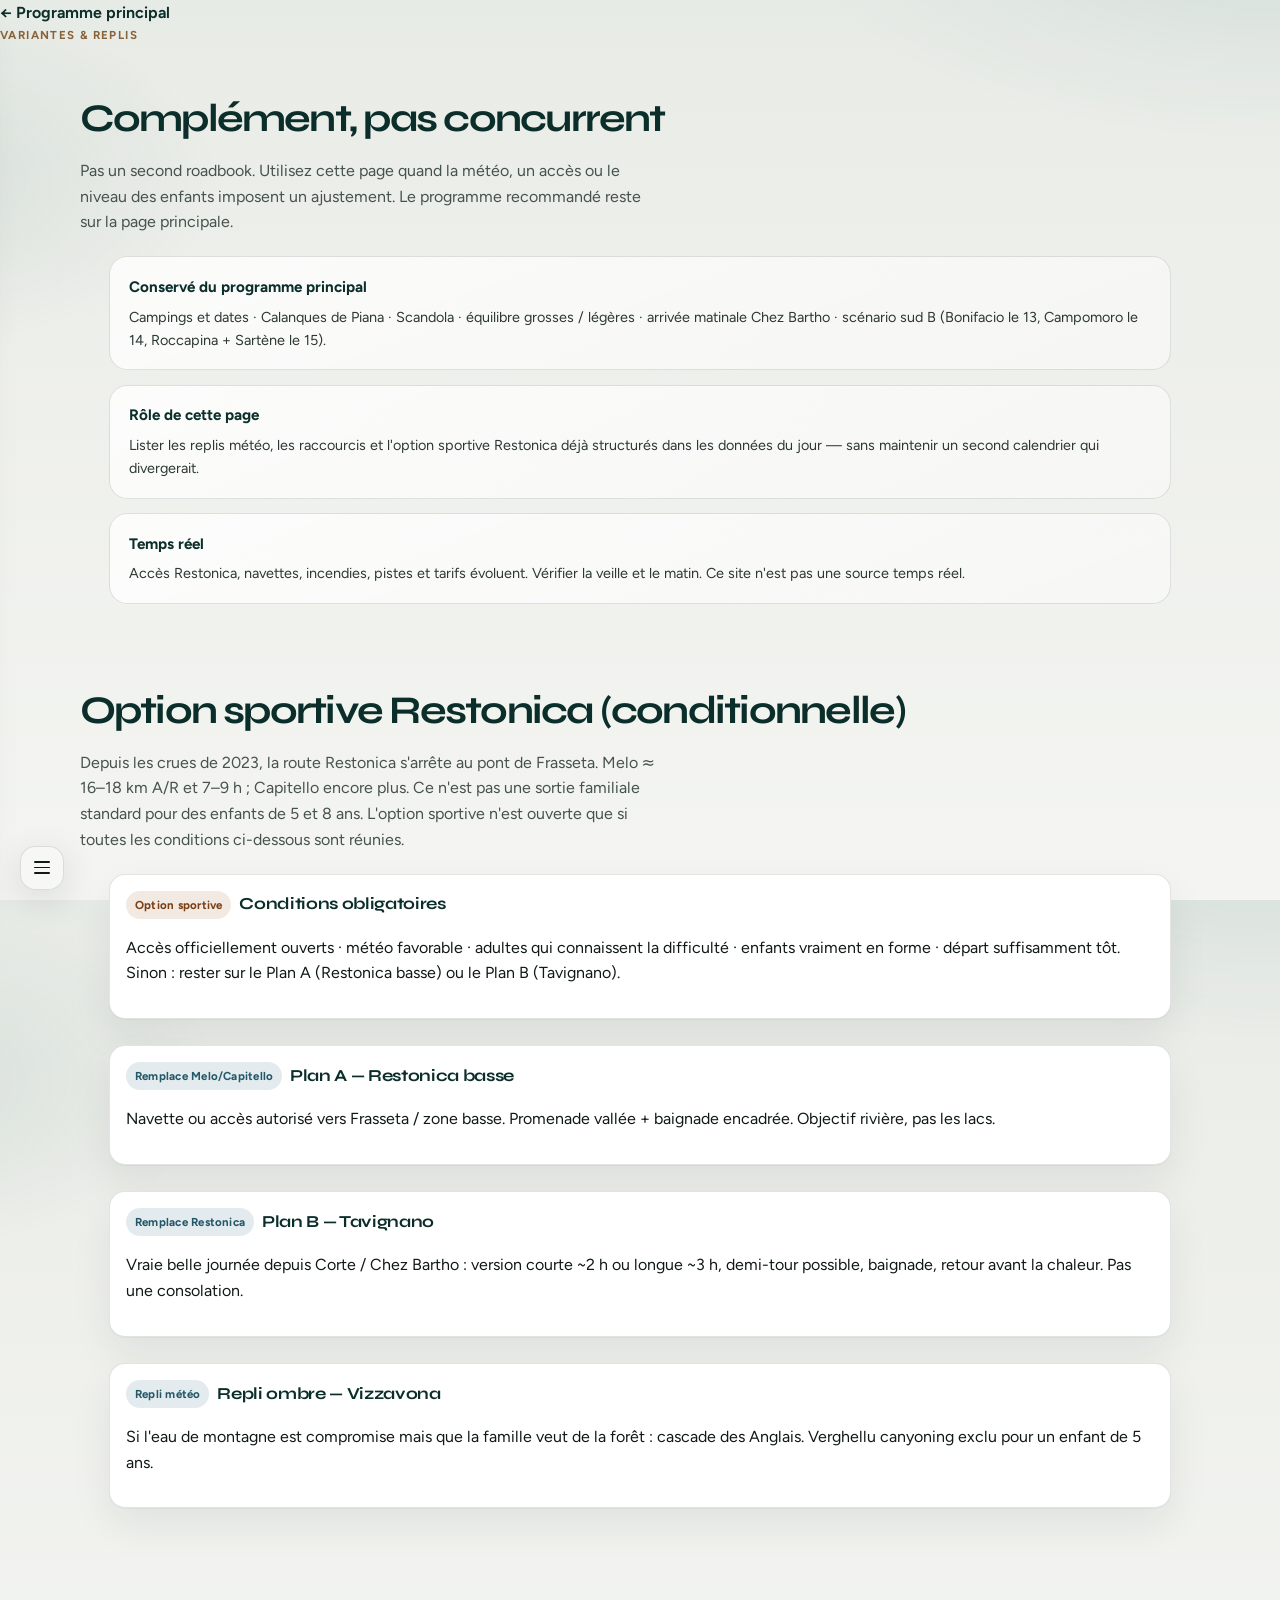
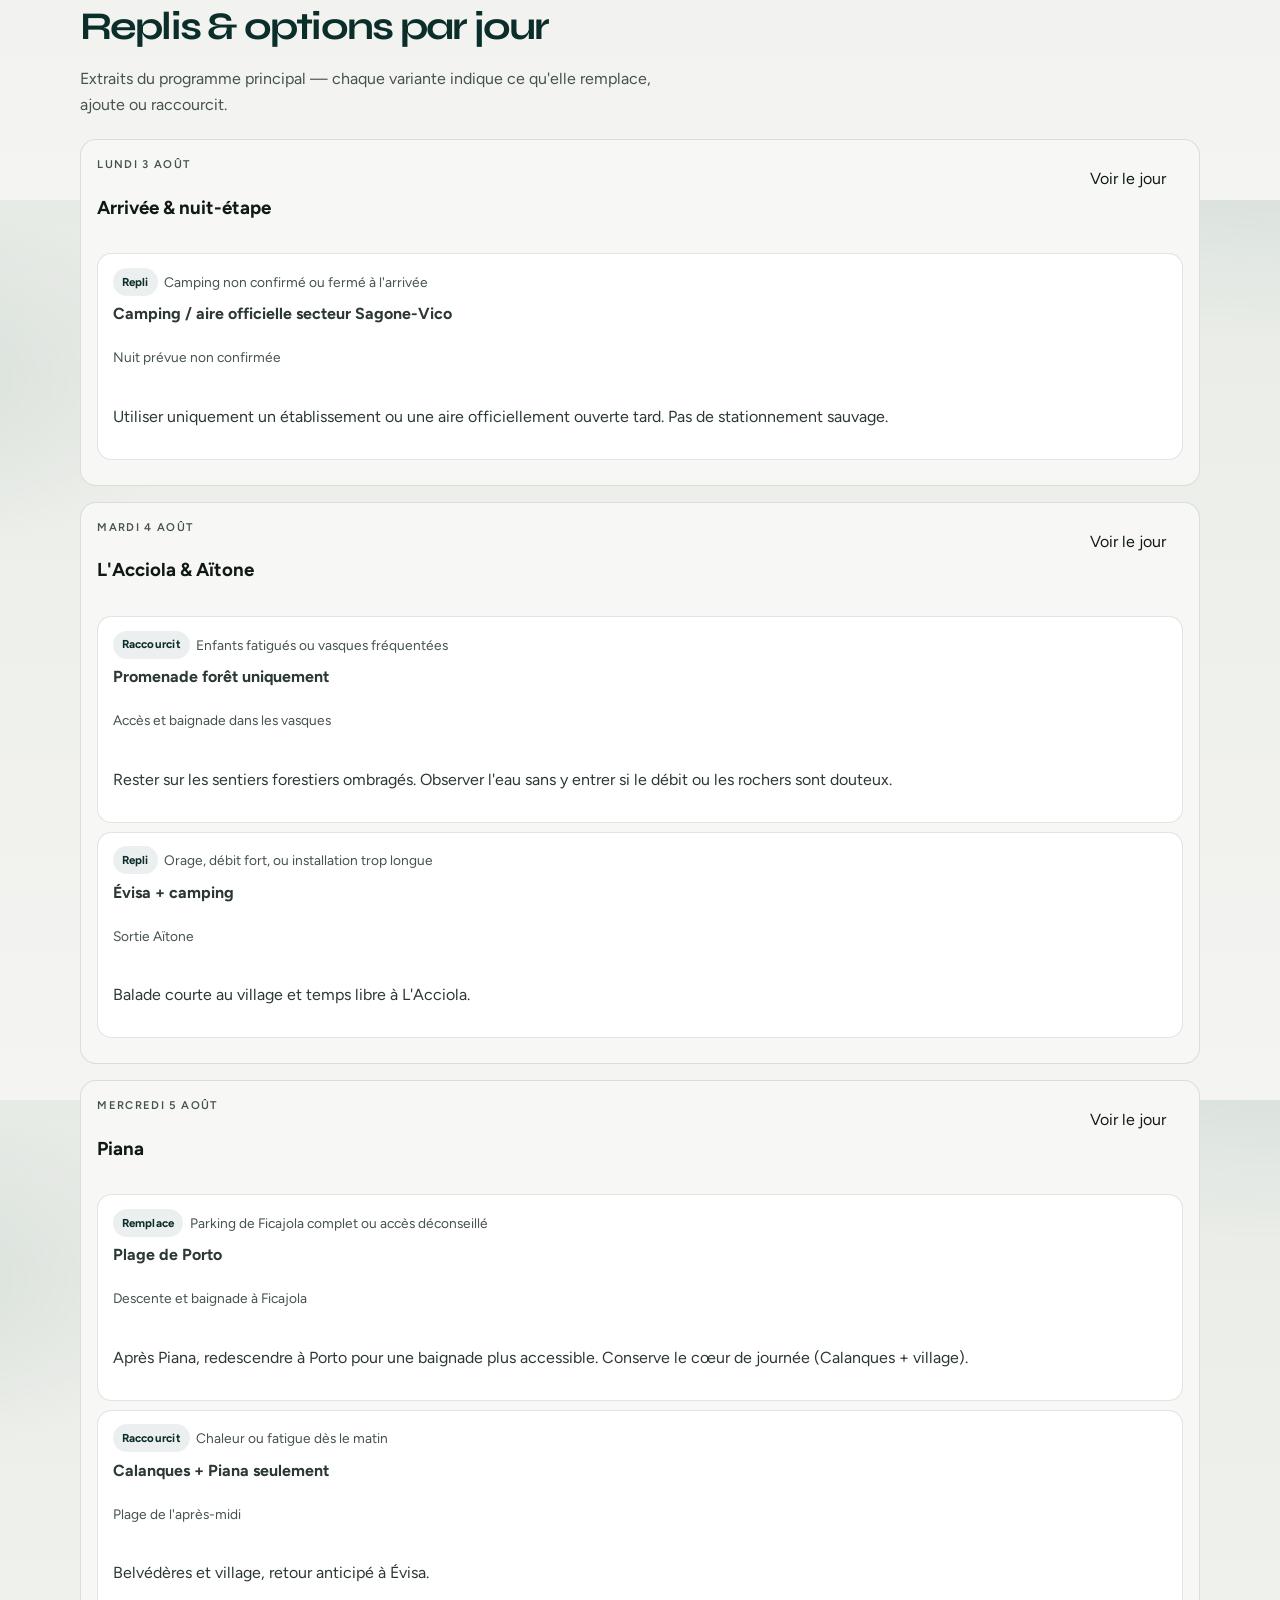
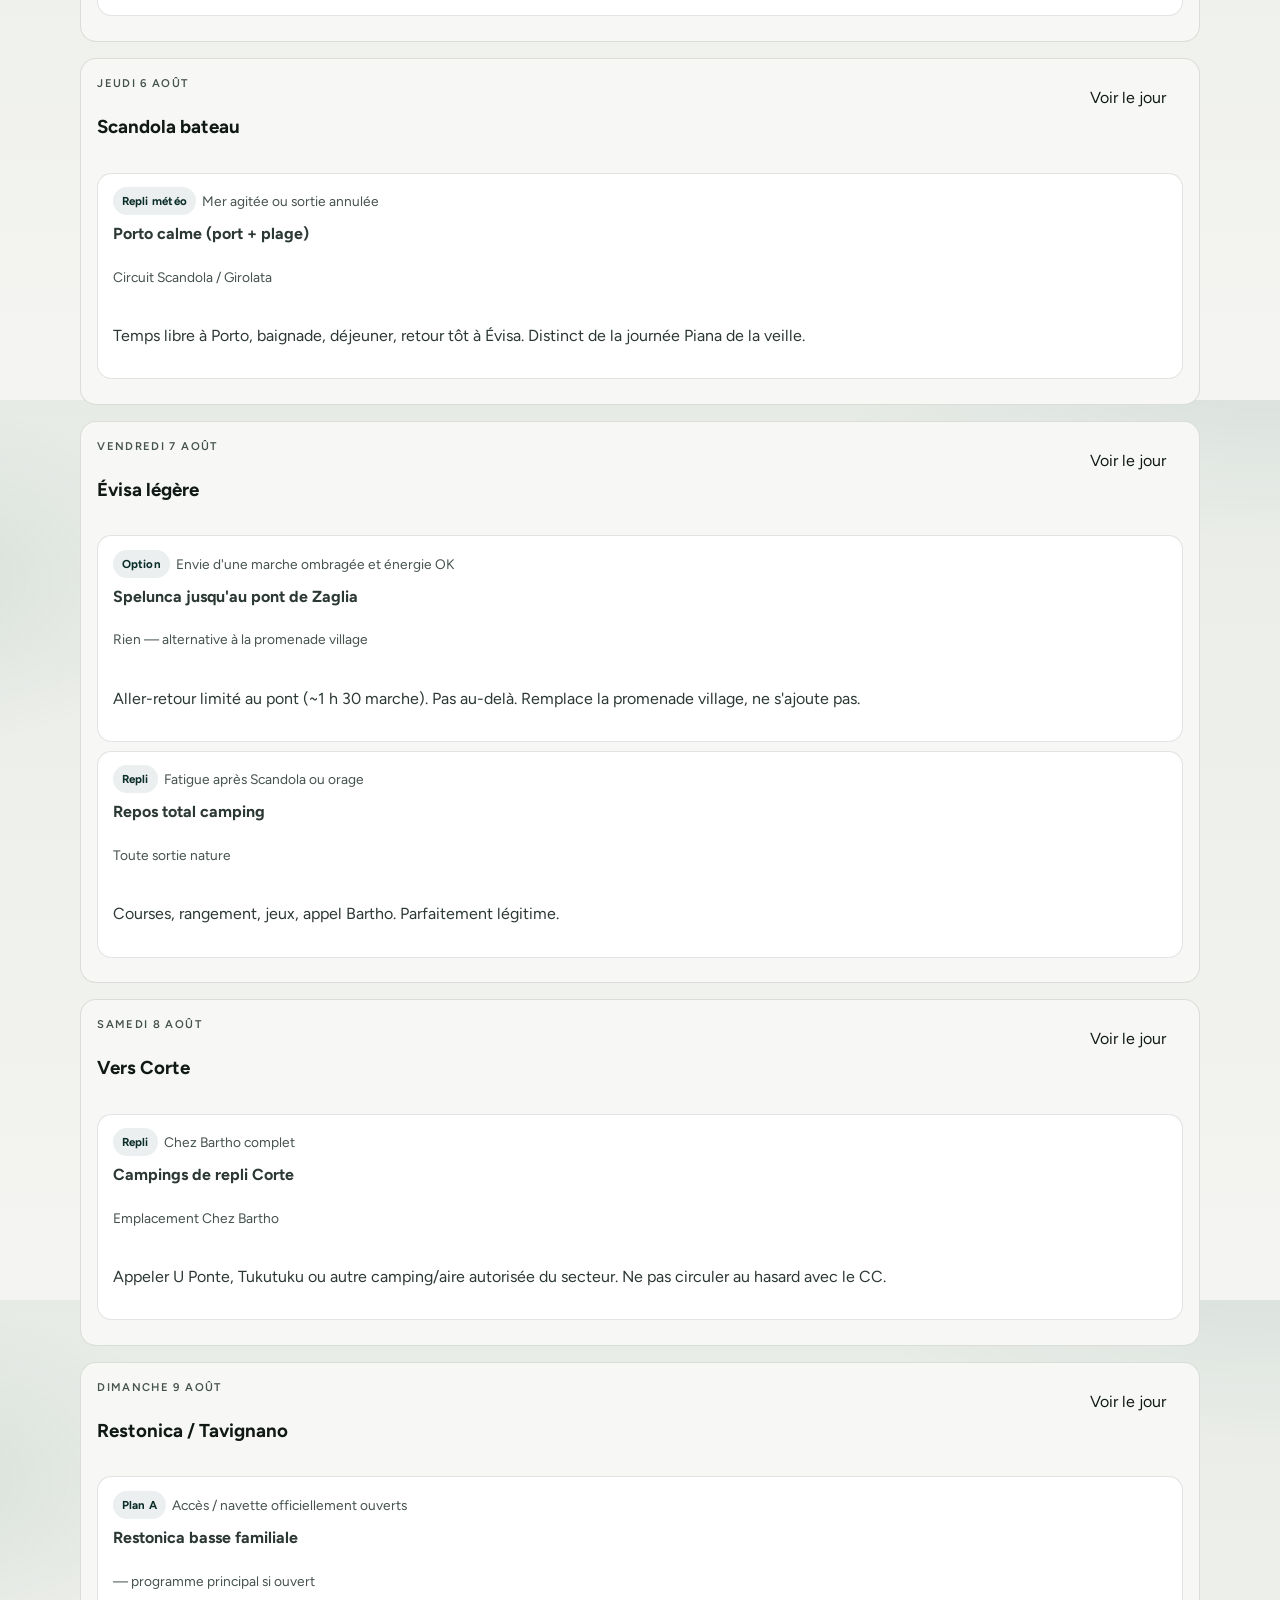
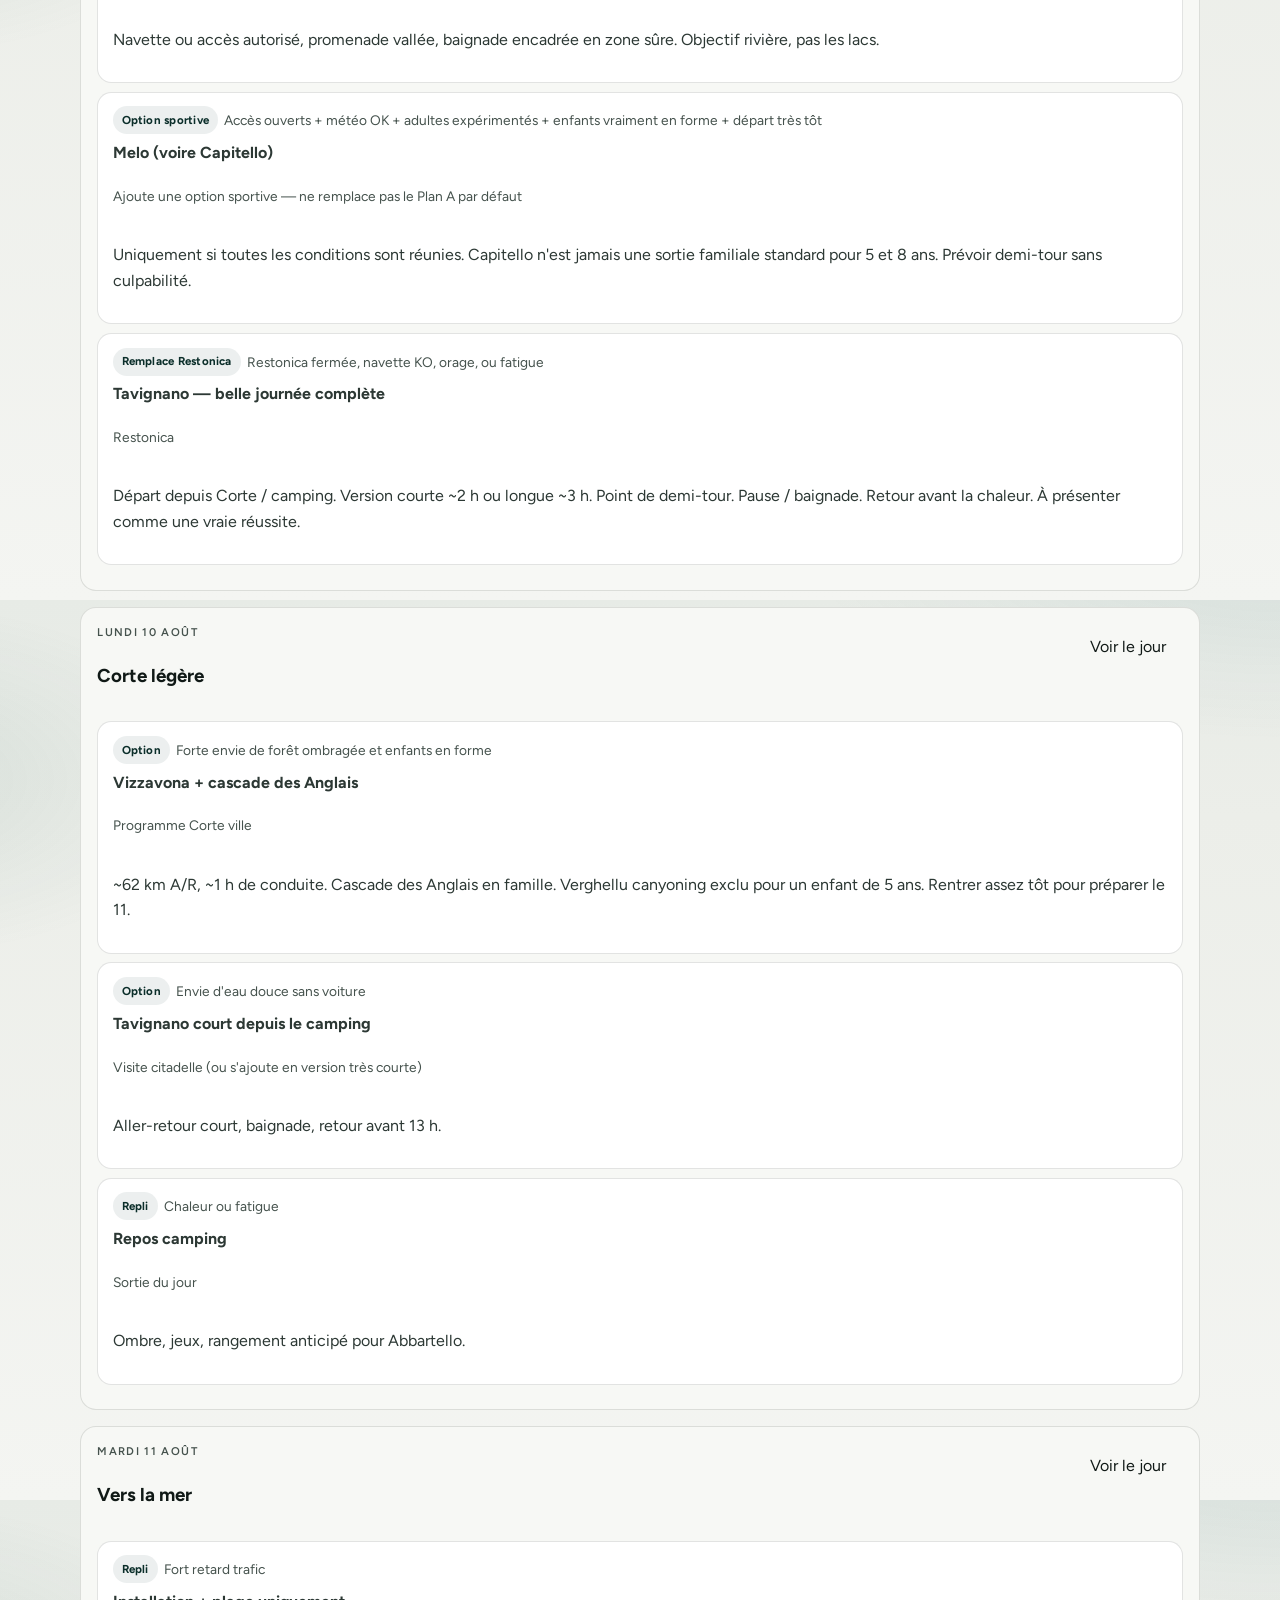
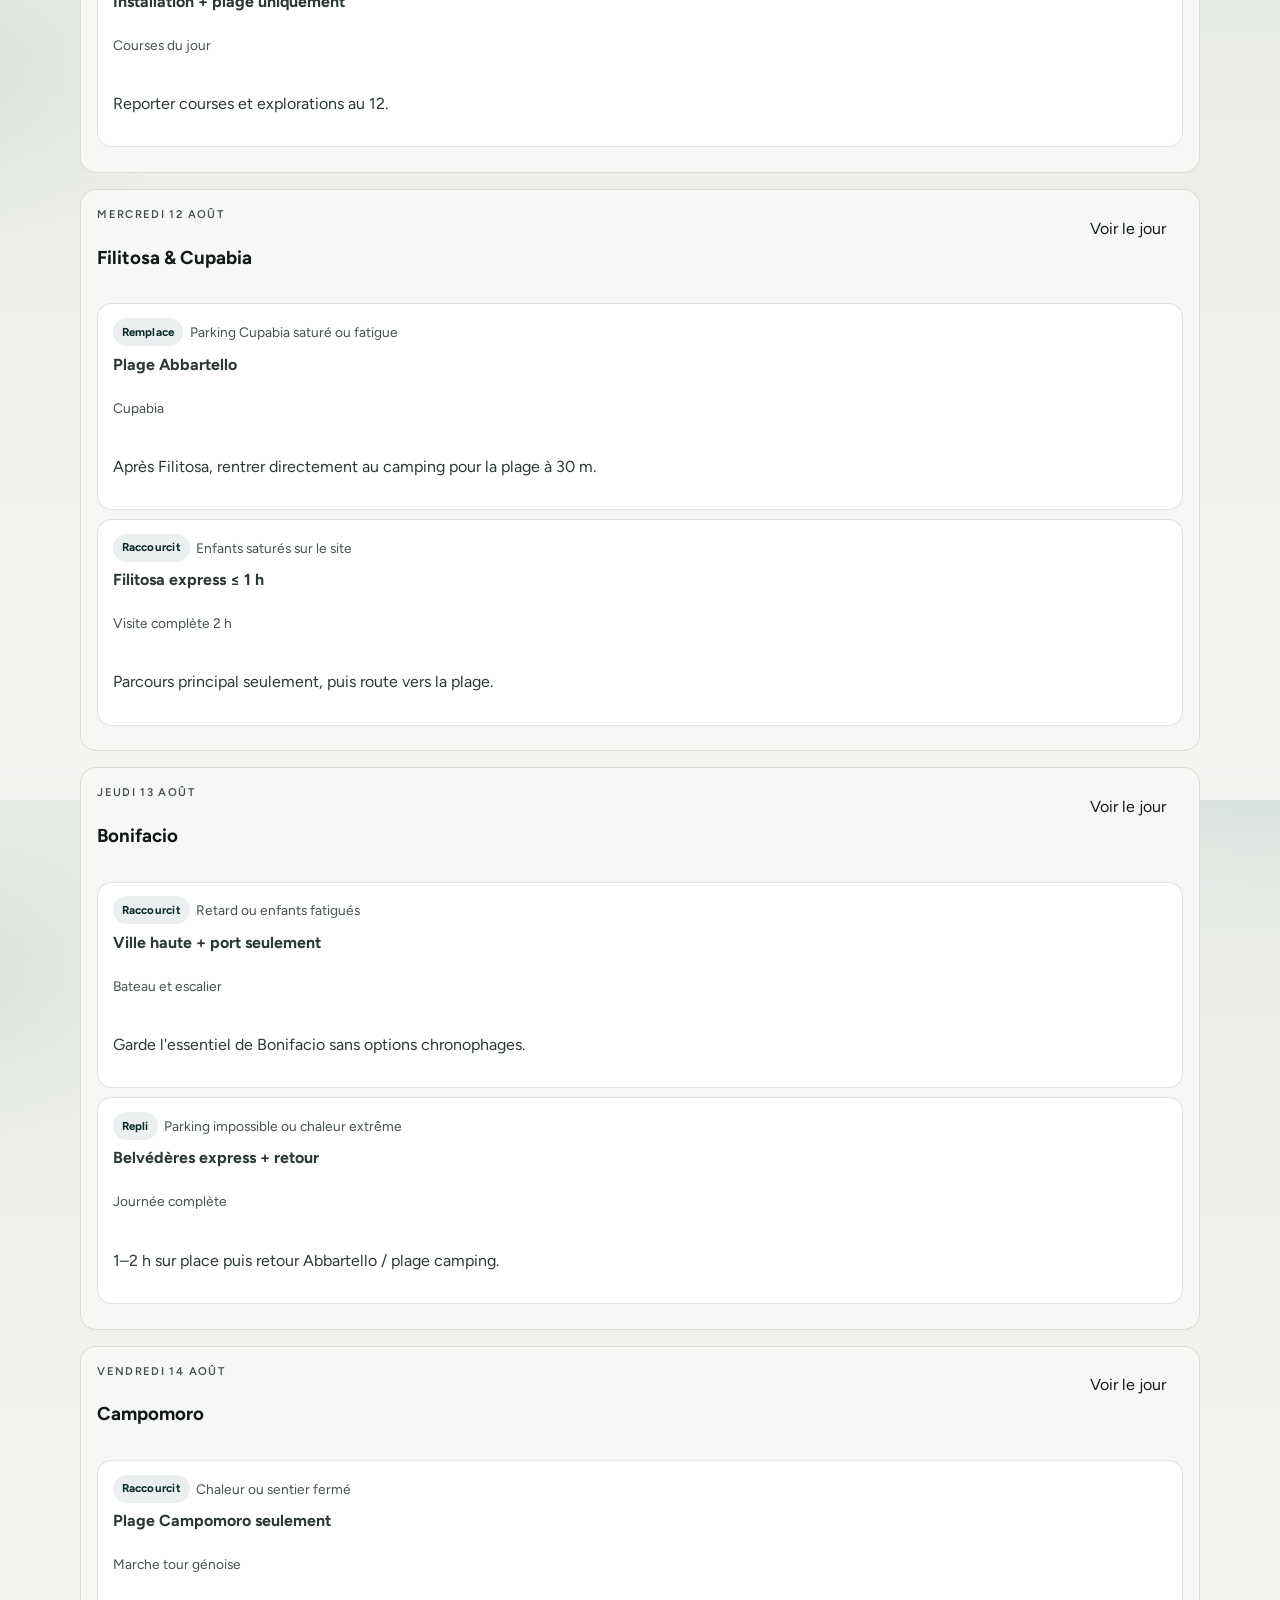
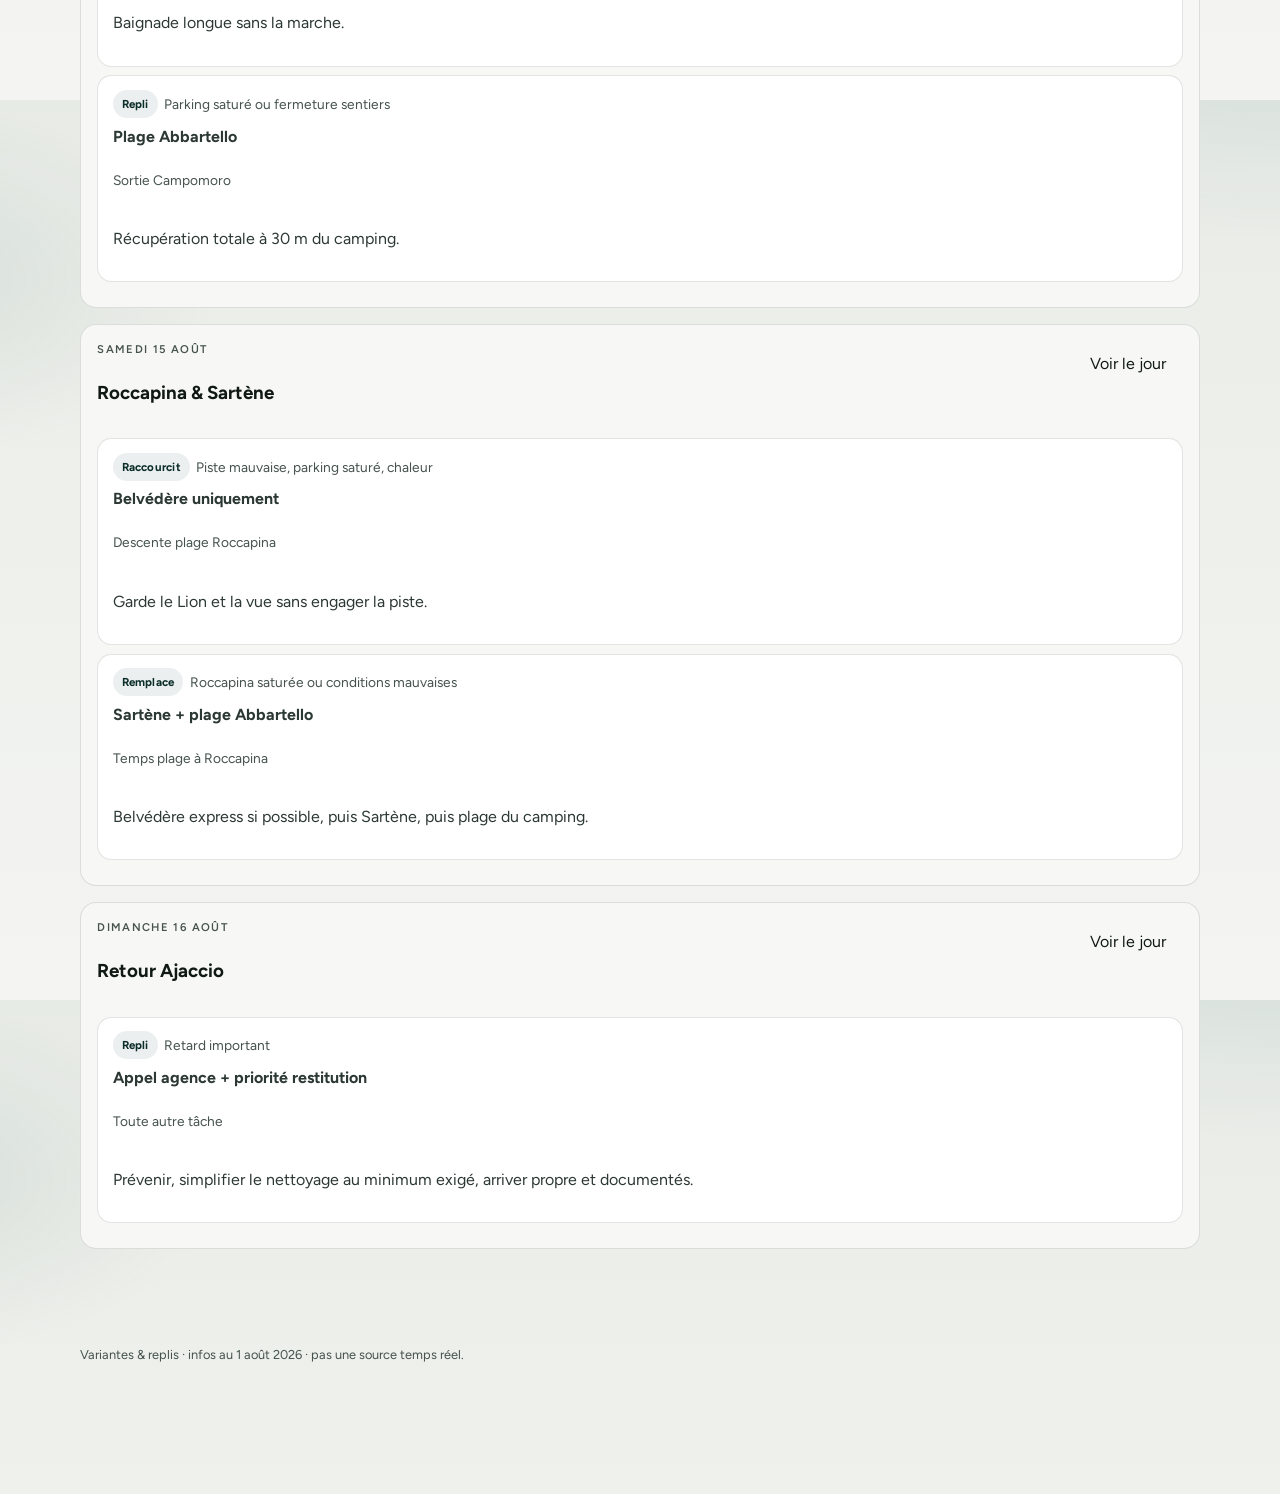
<file: alt.html>
<!DOCTYPE html>
<html lang="fr">
<head>
  <meta charset="UTF-8" />
  <meta name="viewport" content="width=device-width, initial-scale=1, viewport-fit=cover" />
  <meta name="theme-color" content="#0b2e2a" />
  <meta name="description" content="Variantes et replis Corse 2026 — météo, accès fermés, option sportive. Complément du programme principal." />
  <meta name="apple-mobile-web-app-capable" content="yes" />
  <title>Corse 2026 · Variantes &amp; replis</title>
  <link rel="manifest" href="./manifest.webmanifest" />
  <link rel="icon" href="./icons/icon.svg" type="image/svg+xml" />
  <link rel="apple-touch-icon" href="./icons/apple-touch.png" />
  <link rel="preconnect" href="https://fonts.googleapis.com" />
  <link rel="preconnect" href="https://fonts.gstatic.com" crossorigin />
  <link href="https://fonts.googleapis.com/css2?family=Figtree:wght@300;400;500;600;700&family=Syne:wght@500;600;700;800&display=swap" rel="stylesheet" />
  <link rel="stylesheet" href="./assets/styles.css" />
</head>
<body class="alt-page" data-mode="alt">
  <a class="skip" href="#main">Aller au contenu</a>

  <aside class="drawer" id="drawer" aria-hidden="true">
    <div class="drawer__head">
      <p class="drawer__title">Variantes &amp; replis</p>
      <button class="drawer__close" id="drawerClose" type="button" aria-label="Fermer">×</button>
    </div>
    <nav class="drawer__nav" aria-label="Sections">
      <a href="./index.html">Programme principal</a>
      <a href="#intro-alt" data-nav="intro">Rôle de cette page</a>
      <a href="#replis-melo" data-nav="melo">Option sportive Restonica</a>
      <a href="#variants" data-nav="variants">Replis par jour</a>
    </nav>
    <p class="drawer__note">Cette page n'est pas un second roadbook. Le programme recommandé reste sur la page principale.</p>
  </aside>
  <div class="scrim" id="scrim" hidden></div>

  <header class="alt-top">
    <a class="alt-top__back" href="./index.html">← Programme principal</a>
    <p class="alt-top__badge">Variantes &amp; replis</p>
  </header>

  <main id="main" class="alt-main">
    <section class="panel alt-panel" id="intro-alt">
      <div class="section-head">
        <h2>Complément, pas concurrent</h2>
        <p id="altLead">Météo défavorable, accès Restonica fermé, option sportive conditionnelle — sans faire diverger un second programme.</p>
      </div>
      <div class="alt-principles" id="altPrinciples"></div>
    </section>

    <section class="panel alt-panel" id="replis-melo">
      <div class="section-head">
        <h2 id="meloTitle">Option sportive Restonica</h2>
        <p id="meloIntro"></p>
      </div>
      <div class="alt-fallbacks" id="meloFallbacks"></div>
    </section>

    <section class="panel alt-panel" id="variants">
      <div class="section-head">
        <h2>Replis &amp; options par jour</h2>
        <p>Extraits du programme principal — chaque variante indique ce qu'elle remplace, ajoute ou raccourcit.</p>
      </div>
      <div id="variantsRoot"></div>
    </section>
  </main>

  <button class="menu-btn" id="menuBtn" type="button" aria-label="Ouvrir le menu" aria-expanded="false" aria-controls="drawer">
    <span></span><span></span><span></span>
  </button>

  <div class="tip-layer" id="tipLayer" hidden>
    <div class="tip-card" role="dialog" aria-modal="true" aria-labelledby="tipTitle" aria-describedby="tipBody">
      <button class="tip-card__close" id="tipClose" type="button" aria-label="Fermer">×</button>
      <p class="tip-card__eyebrow" id="tipEyebrow">Info</p>
      <h3 id="tipTitle"></h3>
      <p id="tipBody"></p>
    </div>
  </div>

  <footer class="footer">
    <p>Variantes &amp; replis · le programme recommandé reste sur <a href="./index.html">index.html</a>.</p>
  </footer>

  <script src="./data/trip.js"></script>
  <script src="./data/alt-programme.js"></script>
  <script src="./assets/alt-boot.js"></script>
  <script src="./assets/app.js"></script>
</body>
</html>
</file>
<file: assets/styles.css>
:root {
  --bg: #eceee9;
  --bg-deep: #dde3dc;
  --ink: #101916;
  --ink-soft: #2c3834;
  --muted: #45524d;
  --line: rgba(16, 25, 22, 0.12);
  --card: #f7f8f5;
  --card-solid: #f7f8f5;
  --brand: #0b2e2a;
  --brand-2: #1f5c54;
  --sea: #245868;
  --sand: #8a6238;
  --warn: #7a3f12;
  --ok: #1f5a38;
  --danger: #8b2e2e;
  --on-dark: #f4faf8;
  --on-dark-muted: rgba(244, 250, 248, 0.88);
  --shadow: 0 1px 0 rgba(16, 25, 22, 0.04), 0 18px 40px rgba(16, 25, 22, 0.07);
  --radius: 18px;
  --font-display: "Syne", "Avenir Next", sans-serif;
  --font-body: "Figtree", system-ui, sans-serif;
  --pad: clamp(1rem, 3.2vw, 1.85rem);
  --max: 1180px;
  --top: 0px;
  --bottombar: calc(4.25rem + env(safe-area-inset-bottom, 0px));
  --ease: cubic-bezier(0.22, 1, 0.36, 1);
  --hero-veil: linear-gradient(
    180deg,
    rgba(4, 16, 14, 0.62) 0%,
    rgba(4, 16, 14, 0.48) 32%,
    rgba(4, 16, 14, 0.58) 58%,
    rgba(4, 16, 14, 0.82) 78%,
    rgba(4, 16, 14, 0.94) 100%
  );
  --hero-text-shadow:
    0 1px 2px rgba(0, 0, 0, 0.55),
    0 6px 28px rgba(0, 0, 0, 0.45);
}

*,
*::before,
*::after {
  box-sizing: border-box;
}

html {
  scroll-behavior: smooth;
  scroll-padding-top: max(0.75rem, env(safe-area-inset-top, 0px));
  height: -webkit-fill-available;
}

body {
  margin: 0;
  font-family: var(--font-body);
  color: var(--ink);
  background:
    radial-gradient(900px 420px at 100% -10%, rgba(47, 106, 120, 0.1), transparent 55%),
    radial-gradient(700px 360px at -10% 20%, rgba(31, 92, 84, 0.1), transparent 50%),
    linear-gradient(180deg, #e7ebe6 0%, var(--bg) 24%, #f4f5f2 100%);
  min-height: 100dvh;
  min-height: -webkit-fill-available;
  line-height: 1.55;
  padding-bottom: calc(var(--bottombar) + 1.5rem);
  -webkit-font-smoothing: antialiased;
}

img {
  max-width: 100%;
  display: block;
}

a {
  color: inherit;
  text-decoration: none;
}

button,
a.btn {
  font: inherit;
}

.skip {
  position: absolute;
  left: -999px;
  top: 0;
  background: var(--brand);
  color: white;
  padding: 0.75rem 1rem;
  z-index: 100;
}

.skip:focus {
  left: 0.75rem;
  top: 0.75rem;
}

/* Sticky burger (no outer shell) */
.menu-btn {
  position: fixed;
  left: max(0.85rem, env(safe-area-inset-left, 0px));
  bottom: calc(0.65rem + env(safe-area-inset-bottom, 0px));
  z-index: 40;
  width: 2.75rem;
  height: 2.75rem;
  border: 1px solid rgba(255, 255, 255, 0.4);
  border-radius: 0.95rem;
  background: rgba(6, 18, 16, 0.52);
  box-shadow: 0 10px 32px rgba(0, 0, 0, 0.28);
  backdrop-filter: blur(18px) saturate(1.2);
  -webkit-backdrop-filter: blur(18px) saturate(1.2);
  display: grid;
  place-content: center;
  gap: 4px;
  cursor: pointer;
  padding: 0;
  transition:
    background 0.35s var(--ease),
    border-color 0.35s var(--ease),
    box-shadow 0.35s var(--ease);
}

.menu-btn span {
  display: block;
  width: 1rem;
  height: 1.5px;
  background: #fff;
  border-radius: 2px;
  box-shadow: 0 1px 2px rgba(0, 0, 0, 0.35);
  transition: background 0.3s ease;
}

.menu-btn.is-solid {
  background: rgba(247, 248, 245, 0.88);
  border-color: rgba(16, 25, 22, 0.12);
  box-shadow: 0 10px 36px rgba(16, 25, 22, 0.12);
}

.menu-btn.is-solid span {
  background: var(--ink);
  box-shadow: none;
}

/* Keep unused brand mark styles for drawers if needed */
.brand__mark {
  width: 2.05rem;
  height: 2.05rem;
  border-radius: 0.7rem;
  background: linear-gradient(145deg, #1f5c54, #0b2e2a 60%, #a67c52 130%);
}

/* ---------- HERO WOW ---------- */
.hero {
  position: relative;
  min-height: 100svh;
  min-height: 100dvh;
  min-height: -webkit-fill-available;
  height: 100dvh;
  display: grid;
  align-content: end;
  overflow: clip;
  color: #f4faf8;
  isolation: isolate;
}

@media (max-width: 767px) {
  .hero {
    min-height: 80svh;
    height: 82svh;
  }
}

.hero__media {
  position: absolute;
  inset: 0;
  z-index: 0;
}

.hero__parallax {
  position: absolute;
  /* Extra bleed so parallax never shows gaps at edges */
  inset: -14% 0 -8%;
  will-change: transform;
  transform: translate3d(0, 0, 0) scale(1.08);
}

.hero__img {
  width: 100%;
  height: 100%;
  object-fit: cover;
  object-position: center 40%;
  filter: saturate(1.06) contrast(1.08) brightness(0.86);
}

.hero__veil {
  position: absolute;
  inset: 0;
  background: var(--hero-veil);
  pointer-events: none;
}

.hero__grain {
  position: absolute;
  inset: 0;
  opacity: 0.18;
  mix-blend-mode: soft-light;
  pointer-events: none;
  background-image: url("data:image/svg+xml,%3Csvg viewBox='0 0 200 200' xmlns='http://www.w3.org/2000/svg'%3E%3Cfilter id='n'%3E%3CfeTurbulence type='fractalNoise' baseFrequency='0.85' numOctaves='3' stitchTiles='stitch'/%3E%3C/filter%3E%3Crect width='100%25' height='100%25' filter='url(%23n)' opacity='0.55'/%3E%3C/svg%3E");
}

.hero__content {
  position: relative;
  z-index: 1;
  max-width: var(--max);
  width: 100%;
  margin: 0 auto;
  padding:
    max(2.5rem, calc(env(safe-area-inset-top, 0px) + 1.75rem))
    var(--pad)
    calc(5.75rem + env(safe-area-inset-bottom, 0px));
}

.hero__kicker {
  margin: 0 0 1rem;
  font-size: 0.8rem;
  letter-spacing: 0.18em;
  text-transform: uppercase;
  color: #fff;
  font-weight: 600;
  text-shadow: var(--hero-text-shadow);
}

.hero__title {
  margin: 0;
  font-family: var(--font-display);
  font-weight: 800;
  letter-spacing: -0.055em;
  line-height: 0.88;
  display: grid;
  gap: 0.05em;
  cursor: pointer;
  color: #fff;
  text-shadow: var(--hero-text-shadow);
}

.hero__title-line,
.hero__title-year {
  display: block;
  font-size: clamp(4rem, 18vw, 8.5rem);
}

.hero__title-year {
  color: #fff;
  font-weight: 700;
}

.hero__lead {
  margin: 1.25rem 0 0;
  max-width: 26rem;
  font-size: clamp(1.05rem, 2.6vw, 1.22rem);
  color: #fff;
  font-weight: 500;
  line-height: 1.45;
  text-shadow: var(--hero-text-shadow);
}

.hero__cta {
  display: flex;
  flex-wrap: wrap;
  gap: 0.7rem;
  margin-top: 1.75rem;
}

.hero__scroll {
  position: absolute;
  left: 50%;
  bottom: calc(4.85rem + env(safe-area-inset-bottom, 0px));
  transform: translateX(-50%);
  z-index: 2;
  display: inline-flex;
  flex-direction: column;
  align-items: center;
  gap: 0.45rem;
  color: #fff;
  font-size: 0.72rem;
  letter-spacing: 0.14em;
  text-transform: uppercase;
  font-weight: 700;
  text-shadow: 0 1px 8px rgba(0, 0, 0, 0.45);
}

.hero__scroll::after {
  content: "";
  width: 1px;
  height: 2rem;
  background: linear-gradient(180deg, rgba(244, 250, 248, 0.8), transparent);
  animation: scrollPulse 1.8s var(--ease) infinite;
}

@keyframes scrollPulse {
  0%, 100% { transform: scaleY(0.7); opacity: 0.4; }
  50% { transform: scaleY(1); opacity: 1; }
}

/* Hero entrance */
[data-hero-reveal] {
  opacity: 0;
  transform: translateY(28px);
  filter: blur(8px);
  transition:
    opacity 0.9s var(--ease),
    transform 0.9s var(--ease),
    filter 0.9s var(--ease);
}

.hero.is-ready [data-hero-reveal] {
  opacity: 1;
  transform: translateY(0);
  filter: blur(0);
}

.hero.is-ready .hero__kicker { transition-delay: 0.08s; }
.hero.is-ready .hero__title-line { transition-delay: 0.18s; }
.hero.is-ready .hero__title-year { transition-delay: 0.3s; }
.hero.is-ready .hero__lead { transition-delay: 0.42s; }
.hero.is-ready .hero__cta { transition-delay: 0.54s; }

.hero.is-ready .hero__parallax {
  animation: heroBreath 14s ease-in-out infinite alternate;
}

@keyframes heroBreath {
  from { transform: translate3d(0, 0, 0) scale(1.08); }
  to { transform: translate3d(0, -2.5%, 0) scale(1.12); }
}

/* Scroll-driven title fade */
.hero.is-leaving .hero__content {
  opacity: calc(1 - var(--hero-progress, 0));
  transform: translate3d(0, calc(var(--hero-progress, 0) * -40px), 0) scale(calc(1 - var(--hero-progress, 0) * 0.06));
  filter: blur(calc(var(--hero-progress, 0) * 4px));
  transition: none;
}

.today-strip {
  max-width: var(--max);
  margin: -1.25rem auto 0;
  padding: 0 var(--pad);
  position: relative;
  z-index: 3;
}

.today-strip[hidden] {
  display: none !important;
}

.today-strip__inner {
  display: flex;
  align-items: center;
  justify-content: space-between;
  gap: 1rem;
  padding: 1rem 1.15rem;
  border-radius: 1.1rem;
  background: var(--card);
  border: 1px solid var(--line);
  box-shadow: var(--shadow);
}

.today-title {
  margin: 0.2rem 0 0;
  font-family: var(--font-display);
  font-size: 1.15rem;
  font-weight: 700;
  letter-spacing: -0.03em;
  color: var(--brand);
}

/* Reveal on scroll */
[data-reveal] {
  opacity: 0;
  transform: translateY(22px);
  transition: opacity 0.7s var(--ease), transform 0.7s var(--ease);
}

[data-reveal].is-in {
  opacity: 1;
  transform: none;
}

/* Buttons */
.btn {
  display: inline-flex;
  align-items: center;
  justify-content: center;
  gap: 0.4rem;
  border-radius: 999px;
  padding: 0.9rem 1.35rem;
  border: 1px solid transparent;
  font-weight: 650;
  cursor: pointer;
  transition: transform 0.2s var(--ease), background 0.2s ease, color 0.2s ease;
}

.btn:hover {
  transform: translateY(-1px);
}

.btn:active {
  transform: translateY(0);
}

.btn--primary {
  background: #fff;
  color: var(--brand);
  border-color: rgba(255, 255, 255, 0.95);
  box-shadow:
    0 1px 0 rgba(255, 255, 255, 0.55) inset,
    0 10px 28px rgba(0, 0, 0, 0.35);
}

.hero .btn--primary {
  font-weight: 750;
  letter-spacing: 0.01em;
}

.btn--ghost {
  background: transparent;
  color: #f4faf8;
  border-color: rgba(244, 250, 248, 0.35);
}

.panel .btn--ghost,
.btn--solid {
  color: #f4faf8;
  border-color: transparent;
  background: var(--brand);
}

.btn--small {
  padding: 0.55rem 0.95rem;
  font-size: 0.85rem;
}

/* Drawer */

/* Drawer */
.drawer {
  position: fixed;
  inset: 0 auto 0 0;
  width: min(20rem, 86vw);
  background: #f4faf8;
  border-right: 1px solid var(--line);
  z-index: 50;
  padding: max(1.25rem, env(safe-area-inset-top, 0px) + 0.75rem) 1.25rem calc(var(--bottombar) + 1rem);

  transform: translateX(-105%);
  transition: transform 0.35s var(--ease);
  box-shadow: var(--shadow);
}

.drawer.is-open {
  transform: translateX(0);
}

.drawer__nav {
  display: grid;
  gap: 0.35rem;
}

.drawer__nav a {
  padding: 0.85rem 1rem;
  border-radius: 0.95rem;
  font-weight: 500;
  color: var(--ink-soft);
}

.drawer__nav a:hover,
.drawer__nav a.is-active {
  background: rgba(14, 58, 54, 0.08);
  color: var(--brand);
}

.drawer__note {
  margin-top: 1.5rem;
  font-size: 0.8rem;
  color: var(--muted);
  padding: 0 0.5rem;
}

.scrim {
  position: fixed;
  inset: 0;
  background: rgba(10, 28, 26, 0.35);
  z-index: 45;
  border: 0;
  backdrop-filter: blur(2px);
}

@keyframes rise {
  from { opacity: 0; transform: translateY(18px); }
  to { opacity: 1; transform: translateY(0); }
}

.eyebrow {
  margin: 0;
  font-size: 0.7rem;
  letter-spacing: 0.12em;
  text-transform: uppercase;
  color: var(--muted);
  font-weight: 600;
}

/* Panels */
.panel {
  max-width: var(--max);
  margin: 0 auto;
  padding: 2.75rem var(--pad) 0.5rem;
}

.panel--flush {
  padding-left: 0;
  padding-right: 0;
}

.section-head {
  margin-bottom: 1.35rem;
}

.section-head--pad {
  padding: 0 var(--pad);
}

.section-head h2 {
  margin: 0;
  font-family: var(--font-display);
  font-size: clamp(1.85rem, 4.4vw, 2.45rem);
  letter-spacing: -0.045em;
  font-weight: 700;
  color: var(--brand);
}

.section-head p {
  margin: 0.45rem 0 0;
  color: var(--muted);
  max-width: 36rem;
}

.stat-row {
  display: grid;
  grid-template-columns: repeat(2, 1fr);
  gap: 0.75rem;
}

@media (min-width: 720px) {
  .stat-row {
    grid-template-columns: repeat(4, 1fr);
  }
}

.stat {
  padding: 1rem 1.05rem;
  border-radius: 14px;
  background: var(--card);
  border: 1px solid var(--line);
}

.stat strong {
  display: block;
  font-family: var(--font-display);
  font-size: 1.45rem;
  letter-spacing: -0.03em;
  color: var(--brand);
}

.stat span {
  display: block;
  margin-top: 0.15rem;
  font-size: 0.82rem;
  color: var(--muted);
}

.route-strip {
  margin-top: 1.25rem;
  display: grid;
  gap: 0.65rem;
}

.route-item {
  display: grid;
  grid-template-columns: auto 1fr auto;
  gap: 0.85rem;
  align-items: center;
  padding: 0.95rem 1.05rem;
  border-radius: 1.15rem;
  background: var(--card-solid);
  border: 1px solid var(--line);
  border-left: 4px solid var(--accent, var(--brand-2));
}

.route-item__dot {
  width: 0.65rem;
  height: 0.65rem;
  border-radius: 50%;
  background: var(--accent, var(--brand-2));
}

.route-item h3 {
  margin: 0;
  font-size: 1rem;
  font-weight: 600;
}

.route-item p {
  margin: 0.15rem 0 0;
  font-size: 0.8rem;
  color: var(--muted);
}

.badge {
  font-size: 0.72rem;
  font-weight: 700;
  letter-spacing: 0.02em;
  padding: 0.3rem 0.55rem;
  border-radius: 999px;
  background: rgba(14, 58, 54, 0.08);
  color: var(--brand);
  white-space: nowrap;
}

.badge--ok {
  background: rgba(47, 107, 69, 0.12);
  color: var(--ok);
}

.badge--warn {
  background: rgba(154, 79, 28, 0.12);
  color: var(--warn);
}

.badge--confirm {
  background: rgba(29, 95, 122, 0.12);
  color: var(--sea);
}

.badge--pending {
  background: rgba(143, 78, 28, 0.12);
  color: var(--warn);
  border: 1px solid rgba(143, 78, 28, 0.25);
}

.badge--early,
.badge--intensity-4,
.badge--intensity-5 {
  background: rgba(139, 46, 46, 0.1);
  color: var(--danger);
}

.badge--intensity-1,
.badge--intensity-2 {
  background: rgba(47, 107, 69, 0.12);
  color: var(--ok);
}

.badge--intensity-3 {
  background: rgba(29, 95, 122, 0.12);
  color: var(--sea);
}

.rules {
  margin-top: 1.25rem;
  display: grid;
  gap: 0.75rem;
}

@media (min-width: 800px) {
  .rules {
    grid-template-columns: 1fr 1fr;
  }
}

.rule {
  padding: 1.1rem 1.15rem;
  border-radius: 1.15rem;
  background: linear-gradient(160deg, rgba(255, 255, 255, 0.8), rgba(255, 255, 255, 0.45));
  border: 1px solid var(--line);
}

.rule h3 {
  margin: 0;
  font-size: 0.95rem;
  color: var(--brand);
}

.rule p {
  margin: 0.4rem 0 0;
  font-size: 0.9rem;
  color: var(--ink-soft);
}

/* Day rail */
.day-rail {
  display: flex;
  gap: 0.5rem;
  overflow-x: auto;
  padding: 0.25rem var(--pad) 0.85rem;
  scroll-snap-type: x mandatory;
  -webkit-overflow-scrolling: touch;
  scrollbar-width: none;
}

.day-rail::-webkit-scrollbar {
  display: none;
}

.day-pill {
  flex: 0 0 auto;
  scroll-snap-align: start;
  border: 1px solid var(--line);
  background: rgba(255, 255, 255, 0.7);
  border-radius: 1.1rem;
  padding: 0.7rem 0.9rem;
  min-width: 4.6rem;
  text-align: left;
  cursor: pointer;
  transition: background 0.2s ease, border-color 0.2s ease, transform 0.2s var(--ease);
}

.day-pill:hover {
  transform: translateY(-1px);
}

.day-pill.is-active {
  background: var(--brand);
  border-color: var(--brand);
  color: #f4faf8;
}

.day-pill.is-today:not(.is-active) {
  border-color: var(--brand-2);
  box-shadow: inset 0 0 0 1px rgba(31, 111, 106, 0.25);
}

.day-pill__dow {
  display: block;
  font-size: 0.68rem;
  text-transform: uppercase;
  letter-spacing: 0.06em;
  opacity: 0.7;
}

.day-pill__num {
  display: block;
  font-family: var(--font-display);
  font-size: 1.25rem;
  font-weight: 650;
  line-height: 1.1;
  margin-top: 0.1rem;
}

.day-stage {
  padding: 0 var(--pad) 0.5rem;
  touch-action: pan-y;
}

.day-stage.is-swipe-left .day-card {
  animation: swipeInFromRight 0.28s var(--ease) both;
}

.day-stage.is-swipe-right .day-card {
  animation: swipeInFromLeft 0.28s var(--ease) both;
}

@keyframes swipeInFromRight {
  from { opacity: 0; transform: translateX(18px); }
  to { opacity: 1; transform: translateX(0); }
}

@keyframes swipeInFromLeft {
  from { opacity: 0; transform: translateX(-18px); }
  to { opacity: 1; transform: translateX(0); }
}

.day-card {
  border-radius: var(--radius);
  background: var(--card);
  border: 1px solid var(--line);
  box-shadow: var(--shadow);
  overflow: visible;
  animation: rise 0.45s var(--ease) both;
}

.day-card__hero {
  padding: 1.35rem 1.25rem 1.15rem;
  background: linear-gradient(160deg, #0b2e2a 0%, #1a4f48 55%, #245a66 100%);
  color: #f4faf8;
  position: relative;
  overflow: hidden;
  border-radius: var(--radius) var(--radius) 0 0;
}

.day-card__hero::before {
  content: "";
  position: absolute;
  inset: auto -10% -40% 40%;
  height: 140%;
  background: radial-gradient(circle, rgba(201, 166, 107, 0.28), transparent 60%);
  pointer-events: none;
}

.day-card__meta {
  position: relative;
  display: flex;
  flex-wrap: wrap;
  gap: 0.4rem;
  margin-bottom: 0.7rem;
}

.tag {
  font-size: 0.7rem;
  font-weight: 600;
  letter-spacing: 0.03em;
  text-transform: uppercase;
  padding: 0.28rem 0.55rem;
  border-radius: 999px;
  background: rgba(255, 255, 255, 0.14);
  border: 1px solid rgba(255, 255, 255, 0.16);
}

.day-card__hero h3 {
  position: relative;
  margin: 0;
  font-family: var(--font-display);
  font-size: clamp(1.45rem, 4vw, 1.9rem);
  letter-spacing: -0.03em;
  line-height: 1.15;
  max-width: 18ch;
}

.day-card__hero .lead {
  position: relative;
  margin: 0.65rem 0 0;
  color: rgba(244, 250, 248, 0.86);
  font-weight: 300;
  max-width: 42rem;
}

.intensity {
  position: relative;
  margin-top: 0.9rem;
  display: flex;
  align-items: center;
  gap: 0.45rem;
  font-size: 0.78rem;
  opacity: 0.85;
}

.intensity__bars {
  display: flex;
  gap: 3px;
}

.intensity__bars i {
  width: 0.35rem;
  height: 0.85rem;
  border-radius: 2px;
  background: rgba(255, 255, 255, 0.25);
}

.intensity__bars i.on {
  background: #f4faf8;
}

.metrics {
  display: grid;
  grid-template-columns: repeat(2, 1fr);
  gap: 0.55rem;
  padding: 1rem 1.15rem;
  border-bottom: 1px solid var(--line);
}

@media (min-width: 640px) {
  .metrics {
    grid-template-columns: repeat(4, 1fr);
  }
}

.metric {
  padding: 0.65rem 0.7rem;
  border-radius: 0.9rem;
  background: rgba(14, 58, 54, 0.04);
}

.metric span {
  display: block;
  font-size: 0.7rem;
  color: var(--muted);
  text-transform: uppercase;
  letter-spacing: 0.05em;
}

.metric strong {
  display: block;
  margin-top: 0.15rem;
  font-size: 0.95rem;
  color: var(--brand);
}

.timeline {
  list-style: none;
  margin: 0;
  padding: 1.15rem 1.25rem 0.35rem;
}

.timeline li {
  display: grid;
  grid-template-columns: 3.6rem 1fr;
  gap: 0.85rem;
  padding: 0 0 1.1rem;
  position: relative;
}

.timeline li::before {
  content: "";
  position: absolute;
  left: 3.95rem;
  top: 0.45rem;
  bottom: 0;
  width: 1px;
  background: var(--line);
}

.timeline li:last-child::before {
  display: none;
}

.timeline__time {
  font-variant-numeric: tabular-nums;
  font-weight: 600;
  font-size: 0.85rem;
  color: var(--brand-2);
  padding-top: 0.1rem;
}

.timeline__body {
  padding-left: 0.85rem;
  position: relative;
}

.timeline__body::before {
  content: "";
  position: absolute;
  left: -0.2rem;
  top: 0.4rem;
  width: 0.55rem;
  height: 0.55rem;
  border-radius: 50%;
  background: var(--brand);
  box-shadow: 0 0 0 3px rgba(14, 58, 54, 0.12);
}

.timeline__body h4 {
  margin: 0;
  font-size: 0.98rem;
  font-weight: 600;
}

.timeline__body p {
  margin: 0.2rem 0 0;
  font-size: 0.88rem;
  color: var(--ink-soft);
}

.notes {
  display: grid;
  gap: 0.7rem;
  padding: 0.35rem 1.15rem 1.25rem;
}

@media (min-width: 800px) {
  .notes {
    grid-template-columns: 1fr 1fr;
  }
}

.note {
  padding: 0.95rem 1rem;
  border-radius: 1rem;
  background: rgba(14, 58, 54, 0.04);
  border: 1px solid var(--line);
}

.note--vigilance {
  background: rgba(154, 79, 28, 0.08);
  border-color: rgba(154, 79, 28, 0.18);
}

.note--planb {
  background: rgba(29, 95, 122, 0.08);
  border-color: rgba(29, 95, 122, 0.16);
}

.note h4 {
  margin: 0;
  font-size: 0.78rem;
  letter-spacing: 0.08em;
  text-transform: uppercase;
  color: var(--muted);
}

.note p {
  margin: 0.35rem 0 0;
  font-size: 0.9rem;
  color: var(--ink-soft);
}

.day-actions {
  display: flex;
  flex-wrap: wrap;
  gap: 0.55rem;
  padding: 0 1.15rem 1.25rem;
}

.day-actions .btn {
  color: var(--brand);
  border-color: var(--line);
  background: rgba(255, 255, 255, 0.7);
}

.enrich {
  margin: 0 1.15rem 1.15rem;
  padding: 0.95rem 1rem;
  border-radius: 1rem;
  background: linear-gradient(120deg, rgba(201, 166, 107, 0.16), rgba(31, 111, 106, 0.08));
  border: 1px solid rgba(201, 166, 107, 0.28);
  font-size: 0.92rem;
  color: var(--ink-soft);
}

.enrich strong {
  color: var(--brand);
  font-weight: 600;
}

/* Bases */
.base-grid,
.contact-grid,
.log-grid {
  display: grid;
  gap: 0.85rem;
}

@media (min-width: 720px) {
  .base-grid,
  .contact-grid,
  .log-grid {
    grid-template-columns: 1fr 1fr;
  }
}

.base-card,
.contact-card,
.log-card {
  padding: 1.15rem 1.2rem;
  border-radius: 1.25rem;
  background: var(--card);
  border: 1px solid var(--line);
  backdrop-filter: blur(8px);
}

.base-card {
  border-top: 4px solid var(--accent, var(--brand-2));
}

.base-card h3,
.contact-card h3,
.log-card h3 {
  margin: 0;
  font-family: var(--font-display);
  font-size: 1.25rem;
  letter-spacing: -0.02em;
  color: var(--brand);
}

.base-card .place {
  margin: 0.2rem 0 0;
  color: var(--muted);
  font-size: 0.9rem;
}

.base-card .meta {
  margin: 0.85rem 0 0;
  display: flex;
  flex-wrap: wrap;
  gap: 0.4rem;
}

.base-card .note {
  margin-top: 0.85rem;
  padding: 0;
  border: 0;
  background: transparent;
  font-size: 0.9rem;
  color: var(--ink-soft);
}

.base-actions {
  display: flex;
  flex-wrap: wrap;
  gap: 0.45rem;
  margin-top: 1rem;
}

.base-actions a,
.contact-card a.btn {
  display: inline-flex;
  align-items: center;
  padding: 0.55rem 0.85rem;
  border-radius: 999px;
  background: var(--brand);
  color: #f4faf8;
  font-size: 0.82rem;
  font-weight: 600;
}

.base-actions a.secondary,
.contact-card a.secondary {
  background: rgba(14, 58, 54, 0.08);
  color: var(--brand);
}

/* Checklist */
.check-list {
  list-style: none;
  margin: 0 0 1rem;
  padding: 0;
  display: grid;
  gap: 0.55rem;
}

.check-item {
  display: flex;
  gap: 0.75rem;
  align-items: flex-start;
  padding: 0.95rem 1rem;
  border-radius: 1rem;
  background: var(--card);
  border: 1px solid var(--line);
  cursor: pointer;
  transition: background 0.2s ease;
}

.check-item:hover {
  background: rgba(255, 255, 255, 0.9);
}

.check-item input {
  appearance: none;
  width: 1.25rem;
  height: 1.25rem;
  margin-top: 0.1rem;
  border: 1.5px solid var(--brand-2);
  border-radius: 0.4rem;
  flex-shrink: 0;
  display: grid;
  place-content: center;
  background: white;
}

.check-item input:checked {
  background: var(--brand);
  border-color: var(--brand);
}

.check-item input:checked::after {
  content: "";
  width: 0.35rem;
  height: 0.65rem;
  border: solid #f4faf8;
  border-width: 0 2px 2px 0;
  transform: rotate(45deg) translate(-1px, -1px);
}

.check-item.is-done span {
  text-decoration: line-through;
  color: var(--muted);
}

.emergency {
  margin-top: 1rem;
  display: flex;
  align-items: center;
  justify-content: space-between;
  padding: 1.15rem 1.25rem;
  border-radius: 1.25rem;
  background: linear-gradient(120deg, #5c1f1f, #8b2e2e);
  color: #fff7f7;
}

.emergency span {
  font-size: 0.85rem;
  letter-spacing: 0.08em;
  text-transform: uppercase;
  opacity: 0.85;
}

.emergency strong {
  font-family: var(--font-display);
  font-size: 1.8rem;
  letter-spacing: -0.03em;
}

/* Dock */
.footer {
  max-width: var(--max);
  margin: 2rem auto 0;
  padding: 0 var(--pad) 1rem;
  color: var(--muted);
  font-size: 0.8rem;
}

/* Drawer enriched */
.drawer__head {
  display: flex;
  align-items: center;
  justify-content: space-between;
  margin-bottom: 0.75rem;
}

.drawer__title {
  margin: 0;
  font-family: var(--font-display);
  font-size: 1.2rem;
  color: var(--brand);
}

.drawer__close {
  width: 2.2rem;
  height: 2.2rem;
  border: 1px solid var(--line);
  border-radius: 0.7rem;
  background: white;
  font-size: 1.4rem;
  line-height: 1;
  cursor: pointer;
  color: var(--ink);
}

.drawer__label {
  margin: 1.25rem 0 0.55rem;
  font-size: 0.72rem;
  letter-spacing: 0.1em;
  text-transform: uppercase;
  color: var(--muted);
  font-weight: 600;
}

.drawer__day-list {
  display: grid;
  gap: 0.35rem;
  max-height: min(42vh, 22rem);
  overflow: auto;
  padding-right: 0.2rem;
}

.drawer-day {
  display: grid;
  grid-template-columns: 2.4rem 1fr;
  gap: 0.65rem;
  align-items: center;
  text-align: left;
  border: 1px solid var(--line);
  background: white;
  border-radius: 0.9rem;
  padding: 0.55rem 0.65rem;
  cursor: pointer;
}

.drawer-day.is-active {
  border-color: var(--brand);
  background: rgba(14, 58, 54, 0.06);
}

.drawer-day.is-today:not(.is-active) {
  box-shadow: inset 0 0 0 1px rgba(31, 111, 106, 0.35);
}

.drawer-day__num {
  font-family: var(--font-display);
  font-size: 1.2rem;
  font-weight: 650;
  color: var(--brand);
  text-align: center;
}

.drawer-day__meta {
  display: grid;
  gap: 0.05rem;
  min-width: 0;
}

.drawer-day__meta strong {
  font-size: 0.85rem;
}

.drawer-day__meta em {
  font-style: normal;
  font-size: 0.75rem;
  color: var(--muted);
  white-space: nowrap;
  overflow: hidden;
  text-overflow: ellipsis;
}

/* Day switcher */
.day-switcher {
  position: sticky;
  top: max(0.5rem, env(safe-area-inset-top, 0px));
  z-index: 25;
  display: grid;
  grid-template-columns: 2.75rem 1fr 2.75rem;
  gap: 0.45rem;
  align-items: center;
  margin: 0 var(--pad) 0.65rem;
  padding: 0.4rem;
  border-radius: 1.15rem;
  background: rgba(244, 250, 248, 0.92);
  border: 1px solid var(--line);
  backdrop-filter: blur(12px);
  box-shadow: 0 8px 28px rgba(14, 58, 54, 0.08);
}

.day-switcher__btn {
  width: 2.75rem;
  height: 2.75rem;
  border: 0;
  border-radius: 0.9rem;
  background: var(--brand);
  color: #f4faf8;
  font-size: 1.6rem;
  line-height: 1;
  cursor: pointer;
}

.day-switcher__btn:disabled {
  opacity: 0.35;
  cursor: not-allowed;
}

.day-switcher__current {
  border: 0;
  background: transparent;
  text-align: center;
  cursor: pointer;
  padding: 0.2rem;
  min-width: 0;
}

.day-switcher__date {
  display: block;
  font-size: 0.72rem;
  letter-spacing: 0.06em;
  text-transform: uppercase;
  color: var(--muted);
}

.day-switcher__title {
  display: block;
  font-family: var(--font-display);
  font-size: 1.05rem;
  font-weight: 650;
  color: var(--brand);
  white-space: nowrap;
  overflow: hidden;
  text-overflow: ellipsis;
}

/* Maps */
.overview-map-wrap,
.map-block {
  margin: 1.1rem 0;
}

.map {
  width: 100%;
  height: 240px;
  min-height: 220px;
  border-radius: 12px;
  border: 1px solid var(--line);
  overflow: hidden;
  background: #d9e4df;
  position: relative;
  z-index: 1;
  isolation: isolate;
}

.map--overview {
  height: min(48vw, 300px);
  min-height: 220px;
}

.map--day {
  height: 240px;
  min-height: 220px;
}

.base-mini-map {
  height: 130px;
  min-height: 130px;
  margin-top: 0.85rem;
  border-radius: 12px;
  border: 1px solid var(--line);
  overflow: hidden;
  position: relative;
  z-index: 1;
}

.why-block {
  margin: 0;
  padding: 1.1rem 1.2rem 0.35rem;
  border-bottom: 1px solid var(--line);
}

.why-block h4 {
  margin: 0 0 0.4rem;
  font-size: 0.72rem;
  letter-spacing: 0.08em;
  text-transform: uppercase;
  color: var(--muted);
  font-weight: 600;
}

.why-block p {
  margin: 0;
  color: var(--ink-soft);
  font-size: 0.98rem;
  line-height: 1.6;
}

.map-caption {
  margin: 0.45rem 0 0;
  font-size: 0.78rem;
  color: var(--muted);
}

.map-legend {
  list-style: none;
  margin: 0.65rem 0 0;
  padding: 0;
  display: grid;
  gap: 0.35rem;
}

.map-legend li {
  display: flex;
  align-items: flex-start;
  gap: 0.55rem;
  font-size: 0.88rem;
  color: var(--ink-soft);
}

.map-legend em {
  font-style: normal;
  color: var(--muted);
  font-size: 0.8rem;
}

.map-legend__n {
  flex: 0 0 1.35rem;
  width: 1.35rem;
  height: 1.35rem;
  border-radius: 999px;
  background: var(--brand);
  color: #f4faf8;
  font-size: 0.72rem;
  font-weight: 700;
  display: grid;
  place-content: center;
  margin-top: 0.1rem;
}

.map-legend--overview {
  margin-top: 0.75rem;
}

/* Numbered map pins */
.pin {
  background: transparent !important;
  border: 0 !important;
}

.pin__wrap {
  display: inline-flex;
  align-items: center;
  gap: 0.35rem;
  max-width: 11rem;
  filter: drop-shadow(0 1px 2px rgba(0, 0, 0, 0.18));
}

.pin__badge {
  flex: 0 0 1.55rem;
  width: 1.55rem;
  height: 1.55rem;
  border-radius: 999px;
  background: var(--pin, #163f39);
  color: #fff;
  font-size: 0.78rem;
  font-weight: 700;
  display: grid;
  place-content: center;
  border: 2px solid #fff;
  font-family: var(--font-body);
}

.pin__label {
  background: rgba(255, 255, 255, 0.96);
  color: var(--ink);
  font-size: 0.72rem;
  font-weight: 650;
  line-height: 1.2;
  padding: 0.28rem 0.45rem;
  border-radius: 0.45rem;
  border: 1px solid rgba(21, 32, 30, 0.12);
  white-space: nowrap;
  overflow: hidden;
  text-overflow: ellipsis;
  max-width: 8.5rem;
  font-family: var(--font-body);
}

.pin__wrap--mini .pin__badge {
  width: 1.25rem;
  height: 1.25rem;
  flex-basis: 1.25rem;
  font-size: 0.7rem;
}

.leaflet-container {
  font-family: var(--font-body);
}

.map-block {
  margin: 0.35rem 1.15rem 1rem;
}

.map-block__head {
  display: flex;
  align-items: baseline;
  justify-content: space-between;
  gap: 0.75rem;
  margin-bottom: 0.5rem;
}

.map-block__head h4,
.day-section-head h4 {
  margin: 0;
  font-size: 0.95rem;
  color: var(--brand);
}

.map-link {
  font-size: 0.8rem;
  font-weight: 600;
  color: var(--brand-2);
  white-space: nowrap;
}

.place-link {
  color: var(--brand);
  text-decoration: underline;
  text-decoration-thickness: 1.5px;
  text-underline-offset: 0.18em;
  font-weight: 650;
  display: inline-flex;
  flex-wrap: wrap;
  align-items: baseline;
  gap: 0.35rem 0.55rem;
}

.place-link:hover {
  color: var(--brand-2);
}

.place-link__src {
  font-size: 0.72rem;
  font-weight: 700;
  letter-spacing: 0.02em;
  color: var(--brand-2);
  text-decoration: none;
  white-space: nowrap;
}

.places-strip {
  margin: 0.35rem 1.25rem 1rem;
  padding: 0.95rem 1rem;
  border-radius: 14px;
  background: rgba(15, 46, 42, 0.06);
  border: 1px solid rgba(15, 46, 42, 0.1);
}

.places-strip h4 {
  margin: 0 0 0.7rem;
  font-size: 0.82rem;
  font-weight: 700;
  letter-spacing: 0.04em;
  text-transform: uppercase;
  color: var(--brand);
}

.places-strip__list {
  display: flex;
  flex-wrap: wrap;
  gap: 0.55rem;
}

.place-chip {
  display: inline-flex;
  flex-direction: column;
  gap: 0.12rem;
  padding: 0.65rem 0.9rem;
  border-radius: 12px;
  background: #fff;
  border: 1px solid rgba(15, 46, 42, 0.14);
  color: var(--ink);
  text-decoration: none;
  min-width: 7.5rem;
  box-shadow: 0 1px 0 rgba(16, 25, 22, 0.04);
  transition: transform 0.2s var(--ease), border-color 0.2s ease, box-shadow 0.2s ease;
}

.place-chip strong {
  font-size: 0.92rem;
  font-weight: 700;
  letter-spacing: -0.01em;
}

.place-chip span {
  font-size: 0.72rem;
  font-weight: 650;
  color: var(--brand-2);
}

.place-chip:hover {
  transform: translateY(-1px);
  border-color: rgba(31, 92, 84, 0.45);
  box-shadow: 0 8px 20px rgba(16, 25, 22, 0.08);
}

.day-section-head {
  display: flex;
  align-items: center;
  gap: 0.4rem;
  padding: 0 1.25rem;
  margin-bottom: 0.15rem;
}

.enrich {
  margin: 0.85rem 1.15rem 0.75rem;
}

/* Pack chips & tip pills */
.pack-row,
.tip-row {
  display: flex;
  flex-wrap: wrap;
  gap: 0.4rem;
  padding: 0.15rem 1.15rem 0.35rem;
}

.pack-chip {
  font-size: 0.75rem;
  font-weight: 600;
  padding: 0.35rem 0.65rem;
  border-radius: 999px;
  background: rgba(201, 166, 107, 0.18);
  color: #6a4e22;
}

.tip-pill {
  border: 1px solid rgba(29, 95, 122, 0.22);
  background: rgba(29, 95, 122, 0.08);
  color: var(--sea);
  border-radius: 999px;
  padding: 0.4rem 0.75rem;
  font-size: 0.78rem;
  font-weight: 600;
  cursor: pointer;
}

.tip-pill::before {
  content: "i ";
  font-weight: 700;
  opacity: 0.7;
}

.tip-btn {
  width: 1.15rem;
  height: 1.15rem;
  border-radius: 50%;
  border: 1px solid rgba(14, 58, 54, 0.28);
  background: rgba(255, 255, 255, 0.75);
  color: var(--brand);
  font-size: 0.68rem;
  font-weight: 700;
  line-height: 1;
  cursor: pointer;
  display: inline-grid;
  place-content: center;
  vertical-align: middle;
  margin-left: 0.25rem;
  padding: 0;
}

.day-card__hero .tip-btn {
  border-color: rgba(255, 255, 255, 0.35);
  background: rgba(255, 255, 255, 0.16);
  color: #f4faf8;
}

.intensity__label {
  font-style: normal;
  font-size: 0.75rem;
  opacity: 0.8;
  margin-left: 0.25rem;
}

/* Tip modal */
.tip-layer {
  position: fixed;
  inset: 0;
  z-index: 80;
  background: rgba(10, 28, 26, 0.4);
  display: grid;
  place-items: center;
  padding: 1rem;
  backdrop-filter: blur(2px);
}

.tip-layer[hidden] {
  display: none !important;
}

.tip-card {
  width: min(28rem, 100%);
  background: #f7fbf9;
  border-radius: 1.2rem;
  padding: 1.25rem 1.2rem 1.35rem;
  border: 1px solid var(--line);
  box-shadow: var(--shadow);
  position: relative;
  animation: rise 0.3s var(--ease) both;
  margin-bottom: calc(var(--bottombar) + 0.25rem);
}

.tip-card__close {
  position: absolute;
  top: 0.7rem;
  right: 0.7rem;
  width: 2rem;
  height: 2rem;
  border: 0;
  border-radius: 0.65rem;
  background: rgba(14, 58, 54, 0.08);
  font-size: 1.2rem;
  cursor: pointer;
}

.tip-card__eyebrow {
  margin: 0;
  font-size: 0.7rem;
  letter-spacing: 0.1em;
  text-transform: uppercase;
  color: var(--muted);
}

.tip-card h3 {
  margin: 0.35rem 1.5rem 0.45rem 0;
  font-family: var(--font-display);
  font-size: 1.25rem;
  color: var(--brand);
}

.tip-card p:last-child {
  margin: 0;
  color: var(--ink-soft);
  line-height: 1.55;
}

/* Day pager */
.day-pager {
  display: grid;
  grid-template-columns: 1fr 1fr;
  gap: 0.55rem;
  padding: 0 1.15rem 1.25rem;
}

.day-pager__btn {
  text-align: left;
  border: 1px solid var(--line);
  background: rgba(255, 255, 255, 0.75);
  border-radius: 1rem;
  padding: 0.75rem 0.85rem;
  cursor: pointer;
  min-width: 0;
}

.day-pager__btn--next {
  text-align: right;
}

.day-pager__btn:disabled {
  opacity: 0.4;
  cursor: not-allowed;
}

.day-pager__btn span {
  display: block;
  font-size: 0.7rem;
  color: var(--muted);
  text-transform: uppercase;
  letter-spacing: 0.05em;
}

.day-pager__btn strong {
  display: block;
  margin-top: 0.2rem;
  font-size: 0.88rem;
  color: var(--brand);
  white-space: nowrap;
  overflow: hidden;
  text-overflow: ellipsis;
}

.rule h3,
.log-card h3,
.base-card h3,
.note h4 {
  display: flex;
  align-items: center;
  flex-wrap: wrap;
  gap: 0.15rem;
}

/* Leaflet tweaks inside cards */
.leaflet-container {
  font-family: var(--font-body);
}

/* Reduced motion */
@media (prefers-reduced-motion: reduce) {
  html { scroll-behavior: auto; }
  .hero__parallax,
  .hero.is-ready .hero__parallax,
  .hero__content,
  .day-card,
  .tip-card,
  [data-hero-reveal],
  [data-reveal] {
    animation: none !important;
    transition: none !important;
    filter: none !important;
    opacity: 1 !important;
    transform: none !important;
  }
  .hero__scroll::after { animation: none !important; }
}

/* Desktop refinements */
@media (min-width: 960px) {
  .menu-btn {
    left: max(1.25rem, env(safe-area-inset-left, 0px));
  }

  .drawer {
    width: min(22rem, 90vw);
  }

  .map--day {
    height: 280px;
  }

  .map--overview {
    height: 320px;
  }

  .tip-layer {
    place-items: center;
  }

  .tip-card {
    margin-bottom: 0;
    border-radius: 1.2rem;
  }

  .day-switcher {
    max-width: calc(var(--max) - 2 * var(--pad));
    margin-left: auto;
    margin-right: auto;
  }
}

.day-cost-chip {
  margin: 0.75rem 0 0;
  display: inline-flex;
  align-items: baseline;
  gap: 0.45rem;
  flex-wrap: wrap;
  padding: 0.45rem 0.75rem;
  border-radius: 999px;
  background: rgba(166, 124, 82, 0.12);
  border: 1px solid rgba(166, 124, 82, 0.28);
  color: var(--ink-soft);
  font-size: 0.86rem;
}

.day-cost-chip strong {
  color: var(--warn);
  font-weight: 800;
}

.day-cost-chip span {
  font-size: 0.72rem;
  color: var(--muted);
  font-weight: 600;
}

/* Budget */
.budget-hero {
  display: grid;
  gap: 1rem;
  margin: 0 var(--pad) 1.25rem;
  padding: 1.25rem 1.2rem;
  border-radius: var(--radius);
  background:
    linear-gradient(145deg, rgba(11, 46, 42, 0.94), rgba(31, 92, 84, 0.88));
  color: #f4faf8;
  box-shadow: var(--shadow);
  max-width: var(--max);
}

.budget-hero__label {
  margin: 0;
  font-size: 0.75rem;
  letter-spacing: 0.12em;
  text-transform: uppercase;
  font-weight: 650;
  opacity: 0.8;
}

.budget-hero__total {
  margin: 0.35rem 0 0;
  font-family: var(--font-display);
  font-size: clamp(2.4rem, 8vw, 3.4rem);
  font-weight: 800;
  letter-spacing: -0.04em;
  line-height: 1;
}

.budget-hero__range,
.budget-hero__day,
.budget-delta {
  margin: 0.55rem 0 0;
  font-size: 0.95rem;
  opacity: 0.92;
}

.budget-hero__meta {
  padding-top: 0.85rem;
  border-top: 1px solid rgba(244, 250, 248, 0.18);
  font-size: 0.9rem;
  opacity: 0.9;
}

.budget-hero__meta p {
  margin: 0.2rem 0;
}

.budget-hero__updated {
  opacity: 0.7;
  font-size: 0.78rem;
}

.budget-cats {
  display: grid;
  gap: 0.65rem;
  padding: 0 var(--pad) 1rem;
  max-width: var(--max);
  margin: 0 auto;
}

.budget-cat {
  background: var(--card);
  border: 1px solid var(--line);
  border-radius: 14px;
  overflow: hidden;
}

.budget-cat summary {
  list-style: none;
  cursor: pointer;
  display: flex;
  align-items: center;
  justify-content: space-between;
  gap: 0.75rem;
  padding: 0.95rem 1rem;
  font-weight: 700;
  color: var(--brand);
}

.budget-cat summary::-webkit-details-marker {
  display: none;
}

.budget-cat__sum {
  font-variant-numeric: tabular-nums;
  color: var(--ink);
}

.budget-items {
  list-style: none;
  margin: 0;
  padding: 0 1rem 1rem;
  display: grid;
  gap: 0.65rem;
  border-top: 1px solid var(--line);
  padding-top: 0.85rem;
}

.budget-item {
  padding: 0.65rem 0.75rem;
  border-radius: 12px;
  background: rgba(16, 25, 22, 0.03);
}

.budget-item.is-optional {
  border: 1px dashed rgba(16, 25, 22, 0.15);
}

.budget-item__head {
  display: flex;
  justify-content: space-between;
  gap: 0.75rem;
  font-size: 0.95rem;
}

.budget-item p {
  margin: 0.35rem 0 0;
  font-size: 0.86rem;
  color: var(--ink-soft);
  line-height: 1.4;
}

.budget-item__meta {
  display: flex;
  flex-wrap: wrap;
  gap: 0.45rem 0.85rem;
  font-size: 0.75rem !important;
  color: var(--muted) !important;
}

.budget-item__meta em {
  font-style: normal;
  font-weight: 700;
  color: var(--sand);
}

.budget-notes {
  padding: 0.25rem var(--pad) 1.5rem;
  max-width: var(--max);
  margin: 0 auto;
  color: var(--ink-soft);
  font-size: 0.92rem;
}

.budget-notes h3 {
  margin: 1rem 0 0.4rem;
  font-family: var(--font-display);
  font-size: 1rem;
  color: var(--brand);
}

.budget-notes ul {
  margin: 0;
  padding-left: 1.15rem;
}

.budget-notes li + li {
  margin-top: 0.3rem;
}

@media (min-width: 720px) {
  .budget-hero {
    grid-template-columns: 1.4fr 1fr;
    align-items: end;
    margin-left: auto;
    margin-right: auto;
  }

  .budget-hero__meta {
    border-top: 0;
    border-left: 1px solid rgba(244, 250, 248, 0.18);
    padding: 0 0 0 1.25rem;
  }
}

.day-alt-row {
  margin: 0.85rem 0 0.25rem;
}

.day-alt-link {
  background: var(--brand) !important;
  color: #f4faf8 !important;
  border-color: transparent !important;
  font-weight: 700;
}

.day-alt-link:hover {
  filter: brightness(1.06);
}

.alt-diff {
  margin: 0.35rem 1.25rem 1rem;
  padding: 0.95rem 1rem;
  border-radius: 14px;
  background: rgba(15, 46, 42, 0.06);
  border: 1px solid rgba(15, 46, 42, 0.1);
}

.alt-diff h4 {
  margin: 0 0 0.65rem;
  font-size: 0.82rem;
  font-weight: 700;
  letter-spacing: 0.04em;
  text-transform: uppercase;
  color: var(--brand);
}

.alt-diff ul {
  list-style: none;
  margin: 0;
  padding: 0;
  display: grid;
  gap: 0.45rem;
}

/* ---------- Variante best-of page ---------- */
.alt-entry {
  margin: 0.85rem 0 0;
  font-size: 0.92rem;
  color: var(--ink-soft);
}

.alt-entry a {
  font-weight: 700;
  color: var(--brand);
  text-decoration: underline;
  text-underline-offset: 0.15em;
}

.alt-page .menu-btn {
  background: rgba(247, 248, 245, 0.88);
  border-color: rgba(16, 25, 22, 0.12);
  box-shadow: 0 10px 36px rgba(16, 25, 22, 0.12);
}

.alt-page .menu-btn span {
  background: var(--ink);
  box-shadow: none;
}
    radial-gradient(1200px 500px at 10% -10%, rgba(47, 106, 120, 0.12), transparent 60%),
    radial-gradient(900px 420px at 100% 0%, rgba(166, 124, 82, 0.1), transparent 55%),
    linear-gradient(180deg, #e7ebe6 0%, var(--bg) 28%, var(--bg-deep) 100%);
}

.alt-top {
  position: sticky;
  top: 0;
  z-index: 30;
  display: flex;
  align-items: center;
  justify-content: space-between;
  gap: 1rem;
  padding:
    max(0.75rem, env(safe-area-inset-top, 0px))
    var(--pad)
    0.75rem;
  background: rgba(247, 248, 245, 0.86);
  border-bottom: 1px solid var(--line);
  backdrop-filter: blur(14px);
  -webkit-backdrop-filter: blur(14px);
}

.alt-top__back {
  font-weight: 650;
  color: var(--brand);
  text-decoration: none;
}

.alt-top__badge {
  margin: 0;
  font-size: 0.72rem;
  font-weight: 700;
  letter-spacing: 0.12em;
  text-transform: uppercase;
  color: var(--sand);
}

.alt-main {
  padding-bottom: 2.5rem;
}

.alt-hero {
  max-width: var(--max);
  margin: 0 auto;
  padding: 2rem var(--pad) 1.5rem;
}

.alt-hero__kicker {
  margin: 0 0 0.75rem;
  font-size: 0.78rem;
  letter-spacing: 0.14em;
  text-transform: uppercase;
  font-weight: 650;
  color: var(--muted);
}

.alt-hero h1 {
  margin: 0;
  font-family: var(--font-display);
  font-size: clamp(2.4rem, 9vw, 4.2rem);
  line-height: 0.95;
  letter-spacing: -0.04em;
  color: var(--brand);
}

.alt-hero__lead {
  margin: 1rem 0 0;
  max-width: 38rem;
  font-size: 1.05rem;
  line-height: 1.5;
  color: var(--ink-soft);
}

.alt-hero__actions {
  display: flex;
  flex-wrap: wrap;
  gap: 0.65rem;
  margin-top: 1.4rem;
}

.alt-page .btn--ghost {
  color: var(--brand);
  border-color: rgba(11, 46, 42, 0.25);
  background: rgba(255, 255, 255, 0.55);
}

.alt-panel {
  background: transparent;
}

.alt-principles,
.alt-fallbacks,
.alt-days {
  display: grid;
  gap: 0.9rem;
  padding: 0 var(--pad) 1.5rem;
  max-width: var(--max);
  margin: 0 auto;
}

.alt-principle,
.alt-fallback,
.alt-day {
  background: rgba(247, 248, 245, 0.92);
  border: 1px solid var(--line);
  border-radius: var(--radius);
  padding: 1.1rem 1.15rem 1.2rem;
  box-shadow: var(--shadow);
}

.alt-principle h3,
.alt-fallback h3,
.alt-day h3,
.alt-day__changes h4,
.alt-day__plan h4 {
  margin: 0 0 0.55rem;
  font-family: var(--font-display);
  letter-spacing: -0.02em;
  color: var(--brand);
}

.alt-principle ul,
.alt-day__plan ol {
  margin: 0;
  padding-left: 1.15rem;
  color: var(--ink-soft);
  line-height: 1.45;
}

.alt-principle li + li,
.alt-day__plan li + li {
  margin-top: 0.35rem;
}

.alt-fallback__id {
  margin: 0 0 0.35rem;
  font-size: 0.72rem;
  font-weight: 700;
  letter-spacing: 0.14em;
  text-transform: uppercase;
  color: var(--sand);
}

.alt-fallback__replaces {
  margin: 0 0 0.65rem;
  font-weight: 700;
  color: var(--warn);
}

.alt-fallback__when {
  margin: 0 0 0.55rem;
  color: var(--ink-soft);
}

.alt-day__meta {
  display: flex;
  flex-wrap: wrap;
  gap: 0.4rem;
  margin-bottom: 0.7rem;
}

.alt-day .lead {
  margin: 0.35rem 0 0;
  color: var(--ink-soft);
}

.alt-day__changes,
.alt-day__plan {
  margin-top: 1rem;
}

.alt-day__changes ul {
  list-style: none;
  margin: 0;
  padding: 0;
  display: grid;
  gap: 0.45rem;
}

.alt-change {
  display: grid;
  grid-template-columns: 5.5rem 1fr;
  gap: 0.55rem;
  align-items: start;
  padding: 0.65rem 0.75rem;
  border-radius: 12px;
  background: rgba(16, 25, 22, 0.035);
  border: 1px solid transparent;
  font-size: 0.92rem;
  line-height: 1.4;
  color: var(--ink-soft);
}

.alt-change__type {
  font-size: 0.7rem;
  font-weight: 800;
  letter-spacing: 0.06em;
  text-transform: uppercase;
  padding-top: 0.15rem;
}

.alt-change.is-keep {
  border-color: rgba(47, 107, 69, 0.22);
  background: rgba(47, 107, 69, 0.08);
}
.alt-change.is-keep .alt-change__type { color: var(--ok); }

.alt-change.is-add {
  border-color: rgba(47, 106, 120, 0.25);
  background: rgba(47, 106, 120, 0.08);
}
.alt-change.is-add .alt-change__type { color: var(--sea); }

.alt-change.is-replace {
  border-color: rgba(143, 78, 28, 0.28);
  background: rgba(143, 78, 28, 0.08);
}
.alt-change.is-replace .alt-change__type { color: var(--warn); }

.alt-change.is-alt,
.alt-change.is-note {
  border-color: rgba(16, 25, 22, 0.1);
}
.alt-change.is-alt .alt-change__type,
.alt-change.is-note .alt-change__type { color: var(--muted); }

.alt-day__caution {
  margin: 1rem 0 0;
  padding: 0.8rem 0.9rem;
  border-radius: 12px;
  background: rgba(139, 46, 46, 0.08);
  border: 1px solid rgba(139, 46, 46, 0.18);
  color: var(--ink-soft);
  font-size: 0.92rem;
}

@media (max-width: 560px) {
  .alt-change {
    grid-template-columns: 1fr;
    gap: 0.25rem;
  }
}


/* ===== iPhone polish + contrast ===== */
:root {
  --font-body: "Figtree", "Segoe UI", system-ui, sans-serif;
  --bottombar: calc(4.75rem + env(safe-area-inset-bottom, 0px));
}

body {
  font-size: 16px;
  line-height: 1.6;
  color: var(--ink);
}

.section-head p,
.stat span,
.map-caption,
.footer p,
.day-switcher__hint {
  color: var(--muted);
}

.hero__next {
  margin: 0.75rem 0 0;
  max-width: 28rem;
  font-size: 0.98rem;
  font-weight: 600;
  color: #fff;
  text-shadow: var(--hero-text-shadow);
}

.btn--on-hero,
.btn--on-dark {
  color: #fff !important;
  border: 1.5px solid rgba(255, 255, 255, 0.72) !important;
  background: rgba(255, 255, 255, 0.14) !important;
  font-weight: 650;
}

.btn--on-hero:hover,
.btn--on-dark:hover,
.btn--on-hero:focus-visible,
.btn--on-dark:focus-visible {
  background: rgba(255, 255, 255, 0.24) !important;
  border-color: #fff !important;
}

.btn:focus-visible,
.day-switcher__btn:focus-visible,
.day-switcher__current:focus-visible,
.day-pill:focus-visible,
.bottom-nav__item:focus-visible,
.menu-btn:focus-visible,
.tip-btn:focus-visible,
.drawer-day:focus-visible,
summary:focus-visible,
a:focus-visible,
button:focus-visible {
  outline: 3px solid #b8893d;
  outline-offset: 2px;
}

/* Overview */
.stat-row {
  display: grid;
  grid-template-columns: repeat(2, minmax(0, 1fr));
  gap: 0.65rem;
}

.stat {
  text-align: center;
}

.stat span {
  font-size: 0.86rem;
  font-weight: 650;
  color: var(--ink-soft);
}

.day-switcher__hint {
  color: var(--ink-soft) !important;
}

.stat--secondary {
  display: none;
}

@media (min-width: 720px) {
  .stat-row {
    grid-template-columns: repeat(4, minmax(0, 1fr));
  }
  .stat--secondary {
    display: block;
  }
}

.overview-actions {
  display: flex;
  flex-wrap: wrap;
  gap: 0.65rem;
  align-items: stretch;
  margin: 1rem var(--pad) 0;
}

.overview-actions .btn {
  min-height: 44px;
  display: inline-flex;
  align-items: center;
  justify-content: center;
  font-weight: 700;
}

.btn--panel {
  color: var(--brand) !important;
  border: 1.5px solid rgba(11, 46, 42, 0.28) !important;
  background: #fff !important;
  box-shadow: none !important;
  font-weight: 700;
}

.day-stage {
  padding-bottom: 0.5rem;
}

#programme {
  scroll-margin-top: calc(0.5rem + env(safe-area-inset-top, 0px));
}

.overview-next {
  flex: 1 1 100%;
  margin: 0;
  padding: 0.95rem 1rem;
  border-radius: 1rem;
  background: #fff;
  border: 1px solid var(--line);
  color: var(--ink-soft);
}

.overview-next strong {
  color: var(--brand);
}

.overview-next ol {
  margin: 0.4rem 0 0;
  padding-left: 1.15rem;
}

.scenario-note {
  margin: 1rem var(--pad) 0;
  padding: 1rem 1.1rem;
  border-radius: 1rem;
  background: #fff;
  border: 1px solid var(--line);
  display: grid;
  gap: 0.4rem;
}

.scenario-note strong {
  font-family: var(--font-display);
  font-size: 1.05rem;
  color: var(--brand);
}

.scenario-note span {
  color: var(--ink-soft);
  font-size: 0.95rem;
  line-height: 1.55;
}

/* Day switcher sticky */
.day-switcher {
  position: sticky;
  top: env(safe-area-inset-top, 0px);
  z-index: 30;
  background: rgba(247, 248, 245, 0.94);
  backdrop-filter: blur(12px);
  -webkit-backdrop-filter: blur(12px);
  border-bottom: 1px solid var(--line);
  padding-top: 0.35rem;
  padding-bottom: 0.35rem;
}

.day-switcher__hint {
  display: block;
  margin-top: 0.12rem;
  font-size: 0.78rem;
  color: var(--muted);
  font-weight: 650;
}

.day-switcher__btn,
.day-switcher__current,
.bottom-nav__item,
.tip-card__close,
.day-picker__close {
  min-width: 44px;
  min-height: 44px;
}

/* Hide day rail on phone — switcher + swipe are enough */
@media (max-width: 767px) {
  .day-rail {
    display: none;
  }
}

.day-picker {
  position: relative;
  z-index: 28;
  margin: 0 var(--pad);
}

.day-picker[hidden] {
  display: none !important;
}

.day-picker__panel {
  margin-top: 0.5rem;
  padding: 0.85rem;
  border-radius: 1rem;
  background: #fff;
  border: 1px solid var(--line);
  box-shadow: var(--shadow);
  max-height: min(60vh, 28rem);
  overflow: auto;
}

.day-picker__head {
  display: flex;
  align-items: center;
  justify-content: space-between;
  gap: 0.75rem;
  margin-bottom: 0.65rem;
}

.day-picker__list {
  display: grid;
  gap: 0.4rem;
}

/* Day card hero contrast */
.day-card__hero {
  color: var(--on-dark);
}

.day-card__hero .tag {
  color: #fff;
  background: rgba(255, 255, 255, 0.18);
  border: 1px solid rgba(255, 255, 255, 0.35);
  font-size: 0.75rem;
}

.day-card__hero .tag--today {
  background: #fff;
  color: var(--brand);
  border-color: #fff;
}

.day-card__hero .lead {
  color: var(--on-dark-muted);
  font-weight: 450;
  font-size: 0.98rem;
  line-height: 1.5;
  max-width: 40rem;
}

.day-card__badges {
  display: flex;
  flex-wrap: wrap;
  gap: 0.45rem;
  margin-top: 0.85rem;
}

.badge--on-dark,
.day-card__hero .badge {
  color: var(--brand) !important;
  background: #fff !important;
  border: 0 !important;
  font-size: 0.8rem;
  font-weight: 750;
  padding: 0.4rem 0.7rem;
}

.badge--on-dark.badge--early,
.day-card__hero .badge--early {
  color: #5c220f !important;
  background: #ffe7d6 !important;
}

.badge--on-dark.badge--intensity-4,
.badge--on-dark.badge--intensity-5,
.day-card__hero .badge--intensity-4,
.day-card__hero .badge--intensity-5 {
  color: #5c1515 !important;
  background: #ffd9d9 !important;
}

.badge--pending {
  background: #fff1e4;
  color: var(--warn);
  border: 1px solid rgba(122, 63, 18, 0.28);
}

.badge--early,
.badge--intensity-4,
.badge--intensity-5 {
  background: #fde8e8;
  color: #6d1f1f;
}

.badge--intensity-1,
.badge--intensity-2 {
  background: #e4f2e8;
  color: var(--ok);
}

.badge--intensity-3 {
  background: #e5f0f4;
  color: var(--sea);
}

.metrics--hero {
  margin-top: 0.95rem;
  padding: 0;
  border: 0;
  grid-template-columns: repeat(2, minmax(0, 1fr));
  gap: 0.45rem;
}

.metrics--hero .metric {
  background: rgba(255, 255, 255, 0.14);
  border: 1px solid rgba(255, 255, 255, 0.28);
  border-radius: 0.85rem;
  padding: 0.55rem 0.65rem;
}

.metrics--hero .metric span {
  color: rgba(255, 255, 255, 0.92);
  font-size: 0.72rem;
  font-weight: 700;
  text-transform: uppercase;
  letter-spacing: 0.04em;
}

.metrics--hero .metric strong {
  color: #fff;
  font-size: 1rem;
  font-weight: 750;
}

.metrics--hero .metric:last-child:nth-child(odd) {
  grid-column: 1 / -1;
}

.metrics--hero .metric--early {
  background: rgba(255, 231, 214, 0.22);
  border-color: rgba(255, 214, 180, 0.55);
}

.metrics--hero .metric--early strong {
  color: #ffe6b8;
}

.day-cost-chip--on-dark {
  margin-top: 0.75rem;
  background: rgba(255, 255, 255, 0.16) !important;
  border: 1px solid rgba(255, 255, 255, 0.35) !important;
  color: #fff !important;
  border-radius: 0.85rem;
}

.day-cost-chip--on-dark strong {
  color: #fff !important;
}

.day-cost-chip--on-dark span {
  color: rgba(255, 255, 255, 0.9) !important;
}

.day-alt-row {
  margin-top: 0.85rem;
}

.day-alt-link {
  width: 100%;
  justify-content: center;
  background: #fff !important;
  color: var(--brand) !important;
  border: 0 !important;
  font-weight: 750 !important;
  min-height: 46px;
}

.day-layout {
  display: grid;
  gap: 1rem;
  padding: 1rem 1rem 1.1rem;
}

@media (min-width: 960px) {
  .day-layout {
    grid-template-columns: minmax(0, 1.4fr) minmax(17rem, 0.85fr);
    align-items: start;
    gap: 1.25rem;
    padding: 1.15rem 1.25rem 1.25rem;
  }

  .day-layout__aside {
    position: sticky;
    top: calc(5rem + env(safe-area-inset-top, 0px));
  }

  .metrics--hero {
    grid-template-columns: repeat(5, minmax(0, 1fr));
  }
}

.day-level {
  display: grid;
  gap: 0.85rem;
}

.day-level--tertiary {
  padding: 0 1rem 1rem;
  gap: 0.55rem;
}

/* Highlights — fixed word-wrap bug */
.day-highlights {
  margin: 0;
  padding: 0;
  list-style: none;
  display: grid;
  gap: 0.45rem;
}

.day-highlights li {
  display: flex;
  align-items: flex-start;
  gap: 0.7rem;
  padding: 0.7rem 0.8rem;
  border-radius: 0.9rem;
  background: #fff;
  border: 1px solid var(--line);
}

.day-highlights__n {
  flex: 0 0 1.55rem;
  width: 1.55rem;
  height: 1.55rem;
  border-radius: 999px;
  display: grid;
  place-items: center;
  background: var(--brand);
  color: #fff;
  font-size: 0.78rem;
  font-weight: 750;
  margin-top: 0.05rem;
}

.day-highlights__text {
  flex: 1 1 auto;
  min-width: 0;
  color: var(--ink);
  font-size: 0.98rem;
  font-weight: 600;
  line-height: 1.35;
}

.day-alert {
  margin: 0;
  padding: 0.85rem 0.95rem;
  border-radius: 0.9rem;
  display: grid;
  gap: 0.25rem;
}

.day-alert--critical {
  background: #fdecec;
  border: 1px solid rgba(139, 46, 46, 0.35);
  color: #6d1f1f;
}

.day-alert strong {
  font-size: 0.78rem;
  letter-spacing: 0.04em;
  text-transform: uppercase;
  color: #6d1f1f;
}

.day-alert span {
  color: #4a1717;
  font-size: 0.95rem;
  line-height: 1.45;
}

.day-primary-action {
  margin: 0;
}

.day-primary-action .btn {
  width: 100%;
  justify-content: center;
  min-height: 48px;
  font-weight: 750;
}

.day-details {
  border: 1px solid var(--line);
  border-radius: 0.95rem;
  background: #fff;
  padding: 0.1rem 0.9rem;
}

.day-details summary {
  cursor: pointer;
  list-style: none;
  min-height: 48px;
  display: flex;
  align-items: center;
  font-weight: 750;
  color: var(--brand);
  font-size: 0.98rem;
}

.day-details summary::-webkit-details-marker {
  display: none;
}

.day-details__body {
  padding: 0 0 0.9rem;
  color: var(--ink-soft);
}

.alt-card,
.variant-card,
.verify-item {
  display: grid;
  gap: 0.35rem;
  padding: 0.85rem 0.9rem;
  border-radius: 0.9rem;
  border: 1px solid var(--line);
  background: #fff;
  margin: 0 0 0.55rem;
  color: var(--ink-soft);
}

.variant-card__meta {
  display: flex;
  flex-wrap: wrap;
  gap: 0.4rem;
  align-items: center;
}

.variant-card__trigger,
.variant-card__replaces,
.verify-item small {
  font-size: 0.86rem;
  color: var(--muted);
}

.variant-day {
  margin: 0 0 1rem;
  padding: 1rem 1.05rem;
  border-radius: 1rem;
  border: 1px solid var(--line);
  background: var(--card);
}

.variant-day.is-focus {
  border-color: rgba(31, 92, 84, 0.45);
  box-shadow: 0 0 0 3px rgba(31, 92, 84, 0.12);
}

.variant-day__head {
  display: flex;
  justify-content: space-between;
  gap: 0.75rem;
  align-items: start;
  margin-bottom: 0.75rem;
}

.variant-day__list {
  list-style: none;
  margin: 0;
  padding: 0;
}

.map-block.is-expanded {
  position: fixed;
  inset: 0;
  z-index: 80;
  margin: 0;
  padding: max(0.75rem, env(safe-area-inset-top)) 1rem calc(1rem + env(safe-area-inset-bottom));
  background: #0b1f1c;
  display: grid;
  grid-template-rows: auto 1fr auto auto;
}

.map-block.is-expanded .map--day {
  height: auto !important;
  min-height: 60vh;
}

.pin__wrap {
  display: inline-flex;
  align-items: center;
  gap: 0.25rem;
}

.pin--compact .pin__label {
  display: none;
}

.pin--base .pin__badge { background: #2f5d3a; }
.pin--plage .pin__badge { background: #1d4f6e; }
.pin--randonnee .pin__badge { background: #8a5a2b; }
.pin--parking .pin__badge { background: #5a5a5a; }
.pin--viewpoint .pin__badge { background: #2f6a78; }
.pin--ville .pin__badge { background: #0b2e2a; }
.pin--visite .pin__badge { background: #6b4e71; }

/* Bottom nav — iPhone */
.bottom-nav {
  position: fixed;
  left: 0;
  right: 0;
  bottom: 0;
  z-index: 60;
  display: grid;
  grid-template-columns: repeat(4, 1fr);
  gap: 0.15rem;
  padding: 0.4rem 0.35rem calc(0.45rem + env(safe-area-inset-bottom, 0px));
  background: rgba(255, 255, 255, 0.94);
  border-top: 1px solid rgba(16, 25, 22, 0.12);
  backdrop-filter: blur(16px);
  -webkit-backdrop-filter: blur(16px);
  box-shadow: 0 -8px 24px rgba(16, 25, 22, 0.06);
}

.bottom-nav__item {
  appearance: none;
  border: 0;
  background: transparent;
  color: var(--ink-soft);
  text-align: center;
  padding: 0.3rem 0.15rem;
  border-radius: 0.85rem;
  text-decoration: none;
  cursor: pointer;
  display: grid;
  justify-items: center;
  gap: 0.15rem;
  min-height: 48px;
}

.bottom-nav__icon {
  width: 1.35rem;
  height: 1.35rem;
  display: grid;
  place-items: center;
}

.bottom-nav__icon svg {
  width: 1.25rem;
  height: 1.25rem;
  fill: none;
  stroke: currentColor;
  stroke-width: 1.8;
  stroke-linecap: round;
  stroke-linejoin: round;
}

.bottom-nav__label {
  font-size: 0.68rem;
  font-weight: 750;
  letter-spacing: 0.01em;
  line-height: 1.1;
}

.bottom-nav__item.is-active,
.bottom-nav__item[aria-current="page"] {
  color: var(--brand);
  background: rgba(11, 46, 42, 0.08);
}

body.has-bottom-nav .menu-btn--with-bottom-nav {
  display: none;
}

@media (min-width: 960px) {
  body.has-bottom-nav .menu-btn--with-bottom-nav {
    display: grid;
  }

  .bottom-nav {
    display: none;
  }
}

.alt-fallback {
  margin: 0 0 0.75rem;
  padding: 1rem;
  border-radius: 1rem;
  border: 1px solid var(--line);
  background: #fff;
}

.alt-fallback__head {
  display: flex;
  flex-wrap: wrap;
  gap: 0.5rem;
  align-items: center;
  margin-bottom: 0.4rem;
}

.alt-fallback__head h3 {
  margin: 0;
  font-size: 1.05rem;
  color: var(--brand);
}

@media (max-width: 420px) {
  .day-card__hero {
    padding: 1.15rem 1rem 1.05rem;
  }

  .day-card__hero h3 {
    font-size: 1.45rem;
    max-width: none;
  }

  .day-layout,
  .day-level--tertiary {
    padding-left: 0.85rem;
    padding-right: 0.85rem;
  }
}

@media (prefers-reduced-motion: reduce) {
  .day-picker__panel,
  .bottom-nav,
  .map-block.is-expanded {
    transition: none !important;
  }
}
</file>
